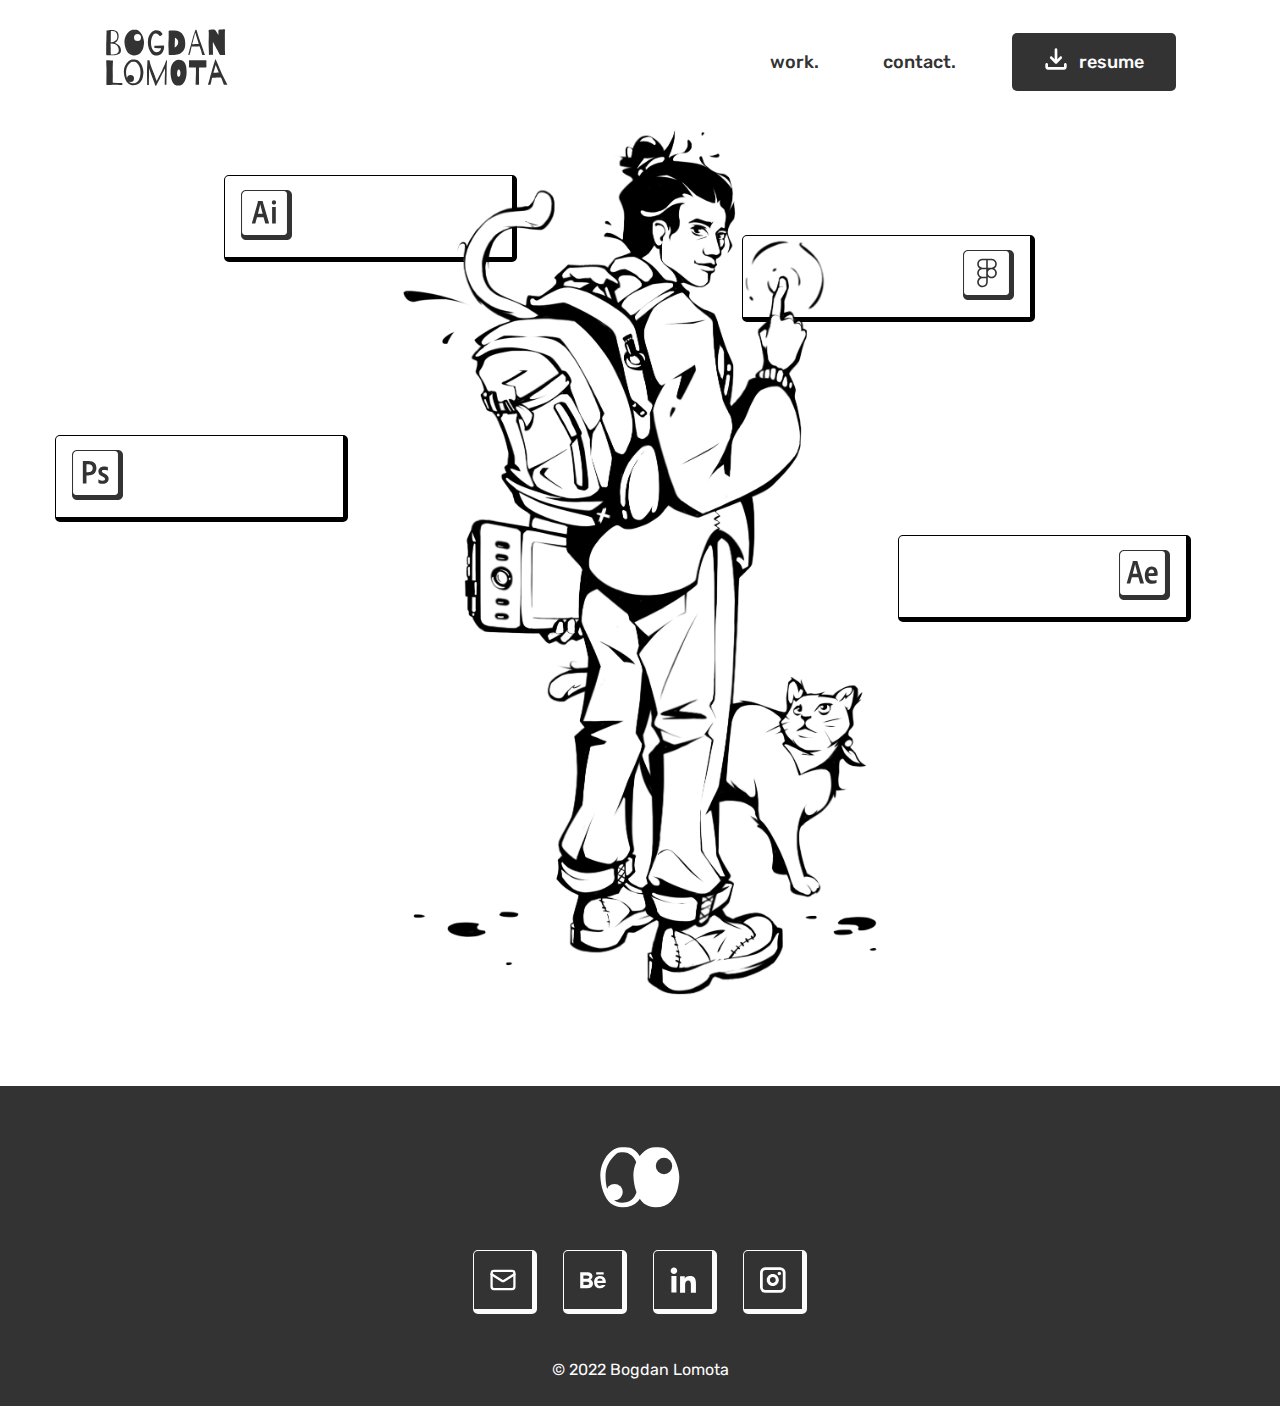
<file: index.html>
<!DOCTYPE html>
<html lang="en">
<head>
    <base href="." target="_blank">
    <meta charset="UTF-8">
    <meta http-equiv="X-UA-Compatible" content="IE=edge">
    <meta name="viewport" content="width=device-width, initial-scale=1.0">
    <title>Lomota Bogdan</title>

    <link rel="apple-touch-icon" sizes="180x180" href="images/favicon/apple-touch-icon.png">
    <link rel="icon" type="image/png" sizes="32x32" href="images/favicon/favicon-32x32.png">
    <link rel="icon" type="image/png" sizes="16x16" href="images/favicon/favicon-16x16.png">
    <link rel="manifest" href="images/favicon/site.webmanifest">

    <link rel="preconnect" href="https://fonts.googleapis.com">
    <link rel="preconnect" href="https://fonts.gstatic.com" crossorigin>
    <link href="https://fonts.googleapis.com/css2?family=Rubik:wght@400;500&display=swap" rel="stylesheet">
    <link rel="stylesheet" href="css/layout.css">
    <link rel="stylesheet" href="css/header.css">
    <link rel="stylesheet" href="css/main.css">
    <link rel="stylesheet" href="css/footer.css">
</head>
<body>

    <div class="container">
        
        <div class="header">
            <a href="index.html" class="logo"><img src="images/logo.svg" alt="Logo"></img></a>
            <nav>
                <a href="work.html" class="work">work.</a>
                <a href="contact.html" class="contact">contact.</a>
                <a href="images/CV_Lomota_Bogdan.pdf" download="CV_Lomota_Bogdan" class="resume"><span><svg  width="32" height="32" viewBox="0 0 32 32" fill="none" xmlns="http://www.w3.org/2000/svg">
                    <path class="resumeicon" d="M16.0002 20.7666C15.8224 20.7666 15.6557 20.7386 15.5002 20.6826C15.3446 20.6275 15.2002 20.5333 15.0668 20.3999L10.2668 15.5999C10.0224 15.3555 9.90016 15.0444 9.90016 14.6666C9.90016 14.2888 10.0224 13.9777 10.2668 13.7333C10.5113 13.4888 10.8277 13.3608 11.2162 13.3493C11.6055 13.3386 11.9224 13.4555 12.1668 13.6999L14.6668 16.1999V6.66659C14.6668 6.28881 14.7948 5.97192 15.0508 5.71592C15.3059 5.46081 15.6224 5.33325 16.0002 5.33325C16.3779 5.33325 16.6948 5.46081 16.9508 5.71592C17.2059 5.97192 17.3335 6.28881 17.3335 6.66659V16.1999L19.8335 13.6999C20.0779 13.4555 20.3948 13.3386 20.7842 13.3493C21.1726 13.3608 21.4891 13.4888 21.7335 13.7333C21.9779 13.9777 22.1002 14.2888 22.1002 14.6666C22.1002 15.0444 21.9779 15.3555 21.7335 15.5999L16.9335 20.3999C16.8002 20.5333 16.6557 20.6275 16.5002 20.6826C16.3446 20.7386 16.1779 20.7666 16.0002 20.7666ZM8.00016 26.6666C7.26683 26.6666 6.63927 26.4057 6.1175 25.8839C5.59483 25.3613 5.3335 24.7333 5.3335 23.9999V21.3333C5.3335 20.9555 5.46105 20.6386 5.71616 20.3826C5.97216 20.1275 6.28905 19.9999 6.66683 19.9999C7.04461 19.9999 7.3615 20.1275 7.6175 20.3826C7.87261 20.6386 8.00016 20.9555 8.00016 21.3333V23.9999H24.0002V21.3333C24.0002 20.9555 24.1282 20.6386 24.3842 20.3826C24.6393 20.1275 24.9557 19.9999 25.3335 19.9999C25.7113 19.9999 26.0277 20.1275 26.2828 20.3826C26.5388 20.6386 26.6668 20.9555 26.6668 21.3333V23.9999C26.6668 24.7333 26.4059 25.3613 25.8842 25.8839C25.3615 26.4057 24.7335 26.6666 24.0002 26.6666H8.00016Z" fill="white"/>
                    </svg>
                    </span>resume</a>
            </nav>
        </div>


        <div class="main">
            <a href="#" class="illustration"><img src="images/mainillustration.png" alt="illustration"></img></a>
            <div class="blockscontainer">
                <div class="blocks block1"><svg width="51" height="50" viewBox="0 0 51 50" fill="none" xmlns="http://www.w3.org/2000/svg">
                    <path d="M5 0C2.23858 0 0 2.23858 0 5V45C0 47.7614 2.23858 50 5 50H46C48.7614 50 51 47.7614 51 45V5C51 2.23858 48.7614 0 46 0H5ZM1.04116 5.05091C1.04116 2.84177 2.83202 1.0509 5.04116 1.0509H42.9573C44.6142 1.0509 45.9573 2.39405 45.9573 4.0509V41.9476C45.9573 43.6044 44.6142 44.9476 42.9573 44.9476H4.04116C2.3843 44.9476 1.04116 43.6044 1.04116 41.9476V5.05091ZM15.9953 27.1817L14.3768 33.3283C14.3447 33.5052 14.2803 33.536 14.0813 33.536H11.0831C10.8764 33.536 10.8442 33.4714 10.8764 33.2391L16.6737 12.8377C16.7778 12.4685 16.8406 12.1408 16.8727 11.1223C16.8727 10.9853 16.9447 10.9222 17.0488 10.9222H21.3241C21.4604 10.9222 21.5308 10.9545 21.563 11.1223L28.0631 33.2714C28.1029 33.4391 28.0631 33.536 27.8962 33.536H24.5305C24.3544 33.536 24.2595 33.496 24.2273 33.3591L22.5368 27.1802H15.9892L15.9953 27.1817ZM21.6901 23.8477C21.1158 21.5798 19.7683 16.6118 19.2661 14.2071H19.2263C18.796 16.6026 17.7103 20.6659 16.8743 23.8477H21.6901ZM30.8776 12.4454C30.8776 11.1238 31.7871 10.3453 32.9677 10.3453C34.2126 10.3453 35.0579 11.1946 35.0579 12.4454C35.0579 13.7993 34.1805 14.5455 32.9279 14.5455C31.7075 14.5455 30.8699 13.8009 30.8699 12.4454H30.8776ZM31.1088 17.1088C31.1088 16.9488 31.1731 16.8842 31.34 16.8842H34.5464C34.7302 16.8842 34.793 16.9488 34.793 17.1242V33.3191C34.793 33.4868 34.7608 33.5514 34.5541 33.5514H31.3951C31.1884 33.5514 31.1241 33.4545 31.1241 33.2867V17.1073L31.1088 17.1088Z" fill="#333333"/>
                    </svg>
                </div>

                <div class="blocks block2"><svg width="51" height="50" viewBox="0 0 51 50" fill="none" xmlns="http://www.w3.org/2000/svg">
                    <path d="M5 0C2.23858 0 0 2.23858 0 5V45C0 47.7614 2.23858 50 5 50H46C48.7614 50 51 47.7614 51 45V5C51 2.23858 48.7614 0 46 0H5ZM1.04116 5.05091C1.04116 2.84177 2.83202 1.0509 5.04116 1.0509H42.9573C44.6142 1.0509 45.9573 2.39405 45.9573 4.0509V41.9476C45.9573 43.6044 44.6142 44.9476 42.9573 44.9476H4.04116C2.3843 44.9476 1.04116 43.6044 1.04116 41.9476V5.05091Z" fill="#333333"/>
                    <path d="M31.3048 18.4844C32.2861 17.8762 33.0426 16.965 33.4598 15.8885C33.877 14.8121 33.9321 13.629 33.617 12.5184C33.3018 11.4078 32.6334 10.4301 31.713 9.73323C30.7926 9.03637 29.6702 8.65831 28.5157 8.65625H19.4845C18.33 8.65831 17.2076 9.03637 16.2872 9.73323C15.3668 10.4301 14.6984 11.4078 14.3832 12.5184C14.0681 13.629 14.1233 14.8121 14.5404 15.8885C14.9576 16.965 15.7141 17.8762 16.6954 18.4844C15.9235 18.9584 15.2861 19.6224 14.8438 20.4129C14.4016 21.2035 14.1694 22.0942 14.1694 23C14.1694 23.9058 14.4016 24.7965 14.8438 25.5871C15.2861 26.3776 15.9235 27.0416 16.6954 27.5156C15.9071 28.0019 15.2596 28.6858 14.8172 29.4996C14.3748 30.3133 14.1528 31.2286 14.1733 32.1546C14.1938 33.0806 14.456 33.9851 14.934 34.7785C15.4119 35.5719 16.089 36.2265 16.898 36.6775C17.7071 37.1284 18.62 37.36 19.5461 37.3492C20.4723 37.3385 21.3796 37.0858 22.1779 36.6162C22.9763 36.1466 23.638 35.4764 24.0974 34.6721C24.5568 33.8679 24.798 32.9575 24.797 32.0313V26.7852C25.3284 27.3167 25.9665 27.7295 26.6692 27.9962C27.372 28.2629 28.1233 28.3774 28.8735 28.3322C29.6238 28.2871 30.356 28.0832 31.0216 27.7341C31.6872 27.385 32.2712 26.8986 32.735 26.3071C33.1987 25.7156 33.5317 25.0324 33.7118 24.3027C33.892 23.573 33.9152 22.8133 33.7801 22.0739C33.6449 21.3346 33.3544 20.6323 32.9277 20.0135C32.501 19.3947 31.9478 18.8735 31.3048 18.4844V18.4844ZM32.2345 13.9688C32.231 14.9539 31.8381 15.8978 31.1414 16.5944C30.4448 17.2911 29.5009 17.684 28.5157 17.6875H24.797V10.25H28.5157C29.5009 10.2535 30.4448 10.6464 31.1414 11.3431C31.8381 12.0397 32.231 12.9836 32.2345 13.9688ZM15.7657 13.9688C15.7692 12.9836 16.1621 12.0397 16.8588 11.3431C17.5554 10.6464 18.4993 10.2535 19.4845 10.25H23.2032V17.6875H19.4845C18.4993 17.684 17.5554 17.2911 16.8588 16.5944C16.1621 15.8978 15.7692 14.9539 15.7657 13.9688V13.9688ZM15.7657 23C15.7692 22.0148 16.1621 21.071 16.8588 20.3743C17.5554 19.6777 18.4993 19.2848 19.4845 19.2813H23.2032V26.7188H19.4845C18.4993 26.7153 17.5554 26.3223 16.8588 25.6257C16.1621 24.929 15.7692 23.9852 15.7657 23V23ZM19.4845 35.75C18.4982 35.75 17.5523 35.3582 16.8549 34.6608C16.1575 33.9634 15.7657 33.0175 15.7657 32.0313C15.7657 31.045 16.1575 30.0991 16.8549 29.4017C17.5523 28.7043 18.4982 28.3125 19.4845 28.3125H23.2032V32.0313C23.1997 33.0164 22.8068 33.9603 22.1102 34.6569C21.4135 35.3536 20.4697 35.7465 19.4845 35.75V35.75ZM28.5157 26.7188C27.5295 26.7188 26.5836 26.327 25.8862 25.6296C25.1888 24.9322 24.797 23.9863 24.797 23C24.797 22.0137 25.1888 21.0678 25.8862 20.3704C26.5836 19.673 27.5295 19.2813 28.5157 19.2813C29.502 19.2813 30.4479 19.673 31.1453 20.3704C31.8427 21.0678 32.2345 22.0137 32.2345 23C32.2345 23.9863 31.8427 24.9322 31.1453 25.6296C30.4479 26.327 29.502 26.7188 28.5157 26.7188V26.7188Z" fill="#333333"/>
                    </svg>
                </div>

                <div class="blocks block3"><svg width="51" height="50" viewBox="0 0 51 50" fill="none" xmlns="http://www.w3.org/2000/svg">
                    <path d="M5 0C2.23858 0 0 2.23858 0 5V45C0 47.7614 2.23858 50 5 50H46C48.7614 50 51 47.7614 51 45V5C51 2.23858 48.7614 0 46 0H5ZM1.04116 5.05091C1.04116 2.84177 2.83202 1.0509 5.04116 1.0509H42.9573C44.6142 1.0509 45.9573 2.39405 45.9573 4.0509V41.9476C45.9573 43.6044 44.6142 44.9476 42.9573 44.9476H4.04116C2.3843 44.9476 1.04116 43.6044 1.04116 41.9476V5.05091ZM10.8427 11.2423C10.8427 11.1053 11.1306 11.0022 11.2975 11.0022C13.0513 10.9277 14.8065 10.8928 16.5619 10.8976C22.2245 10.8976 24.4249 14.0147 24.4249 18.0058C24.4249 23.223 20.6611 25.4586 16.0505 25.4586C15.2695 25.4586 15.0062 25.4186 14.4641 25.4186V33.3037C14.4641 33.4714 14.3998 33.5437 14.2329 33.5437H11.0739C10.907 33.5437 10.8427 33.4791 10.8427 33.3114V11.2423ZM14.4641 22.1414C14.9342 22.1737 15.3093 22.1737 16.1224 22.1737C18.5066 22.1737 20.756 21.3244 20.756 18.0796C20.756 15.4748 19.1451 14.1532 16.418 14.1532C15.6125 14.1532 14.8393 14.1855 14.4641 14.2178V22.1414ZM32.0413 19.6966C30.4228 19.6966 29.8807 20.5136 29.8807 21.1875C29.8807 21.9322 30.2482 22.4384 32.4088 23.56C35.6076 25.1231 36.6198 26.6048 36.6198 28.808C36.6198 32.0851 34.1238 33.8483 30.7581 33.8483C28.9712 33.8483 27.4491 33.4714 26.5717 32.9667C26.4446 32.9021 26.4124 32.799 26.4124 32.6298V29.6173C26.4124 29.4173 26.5089 29.345 26.6437 29.4496C27.8657 30.248 29.2928 30.6714 30.7505 30.6681C32.369 30.6681 33.0397 29.9942 33.0397 29.0742C33.0397 28.3295 32.5696 27.6879 30.5192 26.6063C27.616 25.2124 26.4032 23.7938 26.4032 21.4214C26.4032 18.7766 28.4613 16.5811 32.026 16.5811C33.7808 16.5811 35.0165 16.8534 35.6949 17.1503C35.8618 17.255 35.8939 17.4227 35.8939 17.5596V20.3721C35.8939 20.5398 35.7898 20.6444 35.5908 20.5721C34.6812 20.0351 33.3413 19.6905 32.0337 19.6905L32.0413 19.6966Z" fill="#333333"/>
                    </svg>
                </div>

                <div class="blocks block4"><svg width="51" height="50" viewBox="0 0 51 50" fill="none" xmlns="http://www.w3.org/2000/svg">
                    <path d="M5 0C2.23858 0 0 2.23858 0 5V45C0 47.7614 2.23858 50 5 50H46C48.7614 50 51 47.7614 51 45V5C51 2.23858 48.7614 0 46 0H5ZM1.04116 5.05091C1.04116 2.84177 2.83202 1.0509 5.04116 1.0509H42.9573C44.6142 1.0509 45.9573 2.39405 45.9573 4.0509V41.9476C45.9573 43.6044 44.6142 44.9476 42.9573 44.9476H4.04116C2.3843 44.9476 1.04116 43.6044 1.04116 41.9476V5.05091ZM12.8532 27.1817L11.2347 33.3037C11.2025 33.4714 11.1306 33.536 10.9315 33.536H7.93331C7.73425 33.536 7.70209 33.4637 7.73425 33.2314L13.5316 12.8531C13.628 12.4839 13.6985 12.1885 13.7306 11.1699C13.7306 11.033 13.7949 10.9622 13.8975 10.9622H18.1804C18.3167 10.9622 18.3795 11.0022 18.4117 11.1699L24.9118 33.2621C24.944 33.4298 24.9118 33.5268 24.7449 33.5268H21.3792C21.2123 33.5268 21.1082 33.4714 21.076 33.3344L19.3932 27.1725H12.8532V27.1817ZM18.5786 23.8477C18.0043 21.5798 16.617 16.6041 16.1148 14.2071H16.0826C15.6447 16.6026 14.5437 20.6659 13.6985 23.8477H18.5786ZM29.5209 25.9478C29.5607 28.728 30.8684 30.5881 33.9707 30.5881C35.1834 30.5881 36.2201 30.4281 37.2966 29.9465C37.4328 29.8819 37.5354 29.9219 37.5354 30.0912V32.6636C37.5354 32.8636 37.4711 32.9683 37.3287 33.0729C36.2523 33.6098 34.9124 33.8499 33.2296 33.8499C27.838 33.8499 25.8198 29.8588 25.8198 25.3878C25.8198 20.5475 28.3081 16.5888 32.6952 16.5888C37.1373 16.5888 38.6839 20.3475 38.6839 23.3923C38.6839 24.3785 38.6119 25.1878 38.517 25.5632C38.4772 25.7309 38.4128 25.7878 38.2459 25.8201C37.8386 25.8924 36.6274 25.957 34.8404 25.957H29.5209V25.9478ZM33.669 23.1261C34.7133 23.1261 35.0808 23.1261 35.185 23.0938C35.185 22.9569 35.2171 22.8368 35.2171 22.7415C35.2171 21.6198 34.6751 19.5674 32.5527 19.5674C30.5989 19.5674 29.7536 21.2983 29.5546 23.1261H33.669Z" fill="#333333"/>
                    </svg>
                </div>
            </div>
            
        </div> 
        
        
    </div>

    <div class="footer">
            
                <a href="index.html"><svg class="logof" width="87" height="94" viewBox="0 0 87 94" fill="none" xmlns="http://www.w3.org/2000/svg">
                    <path d="M35.8934 15.0077C39.1788 17.198 41.8072 20.1549 43.7785 23.8784C45.8045 27.6019 47.2008 31.2433 47.9674 34.8025C48.7888 38.307 49.1994 41.0722 49.1994 43.0982C49.1994 46.4932 48.6519 50.4357 47.5567 54.9258C46.5163 59.4159 44.2439 63.6048 40.7394 67.4926C37.235 71.3256 32.1699 73.2421 25.5443 73.2421C16.4546 73.2421 9.99321 67.958 6.1602 57.3899C4.46272 52.626 3.50447 47.3145 3.28544 41.4555C3.28544 36.6369 4.29845 32.0646 6.32447 27.7388C8.35049 23.3582 11.0062 19.8538 14.2917 17.2254C17.6319 14.597 21.0542 13.2829 24.5587 13.2829C27.7346 13.2829 30.0891 13.365 31.6223 13.5293C33.2103 13.6936 34.634 14.1864 35.8934 15.0077ZM25.1336 68.6425C30.9379 68.6425 35.2637 66.2332 38.1111 61.4145C40.9585 56.5411 42.3822 50.4357 42.3822 43.0982C42.3822 38.6081 41.6977 34.4739 40.3288 30.6957C39.0146 26.8627 37.1254 23.8237 34.6614 21.5786C32.2521 19.2788 29.4594 18.1289 26.2835 18.1289C26.0097 18.1289 25.2705 18.1289 24.0658 18.1289C22.9159 18.1289 21.9029 18.3205 21.0268 18.7038C20.1507 19.0871 19.3567 19.6621 18.6449 20.4287C16.8379 22.2357 15.3047 23.9058 14.0452 25.439C12.8406 26.9174 11.6085 29.1351 10.3491 32.092C9.14447 35.0489 8.54214 38.4712 8.54214 42.359C8.54214 46.9586 9.08971 51.2571 10.1849 55.2543C11.3348 59.1969 13.1418 62.4276 15.6058 64.9464C18.0699 67.4105 21.2458 68.6425 25.1336 68.6425Z" fill="white"/>
                    <circle cx="17.5543" cy="58.0844" r="8.19202" fill="white"/>
                    <path d="M68.9803 15.0077C72.2658 17.198 74.8941 20.1549 76.8654 23.8784C78.8914 27.6019 80.2877 31.2433 81.0543 34.8025C81.8757 38.307 82.2864 41.0722 82.2864 43.0982C82.2864 46.4932 81.7388 50.4357 80.6436 54.9258C79.6032 59.4159 77.3308 63.6048 73.8263 67.4926C70.3219 71.3256 65.2568 73.2421 58.6312 73.2421C49.5415 73.2421 43.0801 67.958 39.2471 57.3899C37.5496 52.626 36.5914 47.3145 36.3724 41.4555C36.3724 36.6369 37.3854 32.0646 39.4114 27.7388C41.4374 23.3582 44.0931 19.8538 47.3786 17.2254C50.7188 14.597 54.1411 13.2829 57.6456 13.2829C60.8215 13.2829 63.1761 13.365 64.7093 13.5293C66.2972 13.6936 67.7209 14.1864 68.9803 15.0077ZM58.2205 68.6425C64.0248 68.6425 68.3506 66.2332 71.198 61.4145C74.0454 56.5411 75.4691 50.4357 75.4691 43.0982C75.4691 38.6081 74.7846 34.4739 73.4157 30.6957C72.1015 26.8627 70.2124 23.8237 67.7483 21.5786C65.339 19.2788 62.5463 18.1289 59.3704 18.1289C59.0966 18.1289 58.3574 18.1289 57.1527 18.1289C56.0028 18.1289 54.9898 18.3205 54.1137 18.7038C53.2376 19.0871 52.4436 19.6621 51.7318 20.4287C49.9248 22.2357 48.3916 23.9058 47.1322 25.439C45.9275 26.9174 44.6955 29.1351 43.436 32.092C42.2314 35.0489 41.6291 38.4712 41.6291 42.359C41.6291 46.9586 42.1766 51.2571 43.2718 55.2543C44.4217 59.1969 46.2287 62.4276 48.6927 64.9464C51.1568 67.4105 54.3327 68.6425 58.2205 68.6425Z" fill="white"/>
                    <ellipse cx="58.8335" cy="43.6393" rx="18.7246" ry="26.9166" fill="white"/>
                    <circle cx="67.0255" cy="31.9364" r="8.19202" fill="#333333"/>
                    </svg></a>
                <div class="socials"> 
                    
                    <a href="contact.html"><svg class="retea mail" width="37" height="31" viewBox="0 0 37 31" fill="none" xmlns="http://www.w3.org/2000/svg">
                        <path d="M31.5 2.5H5.5C3.70507 2.5 2.25 3.95507 2.25 5.75V25.25C2.25 27.0449 3.70507 28.5 5.5 28.5H31.5C33.2949 28.5 34.75 27.0449 34.75 25.25V5.75C34.75 3.95507 33.2949 2.5 31.5 2.5Z" stroke="white" stroke-width="3.25" stroke-linecap="round" stroke-linejoin="round"/>
                        <path d="M34.75 7.375L20.1737 16.6375C19.6721 16.9518 19.092 17.1185 18.5 17.1185C17.908 17.1185 17.3279 16.9518 16.8263 16.6375L2.25 7.375" stroke="white" stroke-width="3.25" stroke-linecap="round" stroke-linejoin="round"/>
                    </svg></a>
                    
                    <a href="https://www.behance.net/lomota" target="_blank"><svg class="retea behance" width="41" height="26" viewBox="0 0 41 26" fill="none" xmlns="http://www.w3.org/2000/svg">
                        <path d="M37.3056 4.15285H25.5417V0.791748H37.3056V4.15285ZM40.2062 20.9583C39.4634 23.138 36.7964 26 31.6337 26C26.4677 26 22.2832 23.0943 22.2832 16.4629C22.2832 9.89193 26.1904 6.51402 31.4691 6.51402C36.6485 6.51402 39.8113 9.50876 40.502 13.9521C40.6331 14.8025 40.6852 15.9486 40.6617 17.5485H27.1719C27.3904 22.9448 33.0252 23.1145 34.8822 20.9583H40.2062ZM27.2895 14.2361H35.6335C35.457 11.6363 33.7243 10.507 31.4707 10.507C29.007 10.507 27.6441 11.7977 27.2895 14.2361ZM11.1999 25.9798H0.333496V0.827039H12.0184C21.2211 0.963164 21.3958 9.97595 16.5895 12.4329C22.4058 14.5504 22.6008 25.9798 11.1999 25.9798V25.9798ZM5.37515 10.875H11.3982C15.6131 10.875 16.2819 5.8334 10.8739 5.8334H5.37515V10.875ZM11.0739 15.9167H5.37515V20.9852H10.9899C16.1239 20.9852 15.8097 15.9167 11.0739 15.9167V15.9167Z" fill="white"/>
                    </svg></a>
                    
                    <a href="https://www.linkedin.com/in/bogdanlomota/" target="_blank"><svg class="retea linkedin" width="30" height="30" viewBox="0 0 30 30" fill="none" xmlns="http://www.w3.org/2000/svg">
                        <path fill-rule="evenodd" clip-rule="evenodd" d="M11.6109 10.7355H17.024V13.4318C17.8038 11.8811 19.8034 10.4877 22.8073 10.4877C28.5659 10.4877 29.933 13.5747 29.933 19.2385V29.728H24.103V20.5284C24.103 17.3029 23.3233 15.484 21.3382 15.484C18.585 15.484 17.4408 17.4443 17.4408 20.5269V29.728H11.6109V10.7355V10.7355ZM1.61397 29.4803H7.44393V10.4877H1.61397V29.4803V29.4803ZM8.27907 4.29484C8.27929 4.7835 8.18237 5.26733 7.99397 5.71821C7.80556 6.16909 7.52941 6.57802 7.18158 6.92124C6.47674 7.62174 5.52268 8.01385 4.52895 8.01144C3.53697 8.01078 2.58511 7.61967 1.87923 6.9227C1.53266 6.57831 1.25745 6.16892 1.06937 5.71798C0.881294 5.26705 0.784047 4.78343 0.783203 4.29484C0.783203 3.30812 1.17673 2.36367 1.88069 1.66699C2.58595 0.969085 3.53821 0.577811 4.53041 0.578247C5.52442 0.578247 6.47761 0.970312 7.18158 1.66699C7.88409 2.36367 8.27907 3.30812 8.27907 4.29484Z" fill="white"/>
                    </svg></a>
        
                    <a href="https://www.instagram.com/bogdanlomota/" target="_blank"><svg class="retea instagram"width="32" height="32" viewBox="0 0 32 32" fill="none" xmlns="http://www.w3.org/2000/svg">
                        <rect y="0.253418" width="31.4745" height="31.4745" rx="6.80529" fill="white"/>
                        <rect class="instagramfill" x="3.40332" y="3.65588" width="24.6692" height="24.6692" rx="3.40265" fill="#333333"/>
                        <path d="M23.1431 15.9906C23.1431 20.0807 19.8274 23.3964 15.7373 23.3964C11.6472 23.3964 8.33154 20.0807 8.33154 15.9906C8.33154 11.9005 11.6472 8.58484 15.7373 8.58484C19.8274 8.58484 23.1431 11.9005 23.1431 15.9906ZM12.0977 15.9906C12.0977 18.0007 13.7272 19.6302 15.7373 19.6302C17.7474 19.6302 19.3769 18.0007 19.3769 15.9906C19.3769 13.9805 17.7474 12.351 15.7373 12.351C13.7272 12.351 12.0977 13.9805 12.0977 15.9906Z" fill="white"/>
                        <circle cx="23.8186" cy="7.90937" r="2.12665" fill="white"/>
                    </svg></a>
                        
                        

                </div>
                <p class="credits">© 2022 Bogdan Lomota</p>

            
    </div>
    
</body>
</html>
</file>
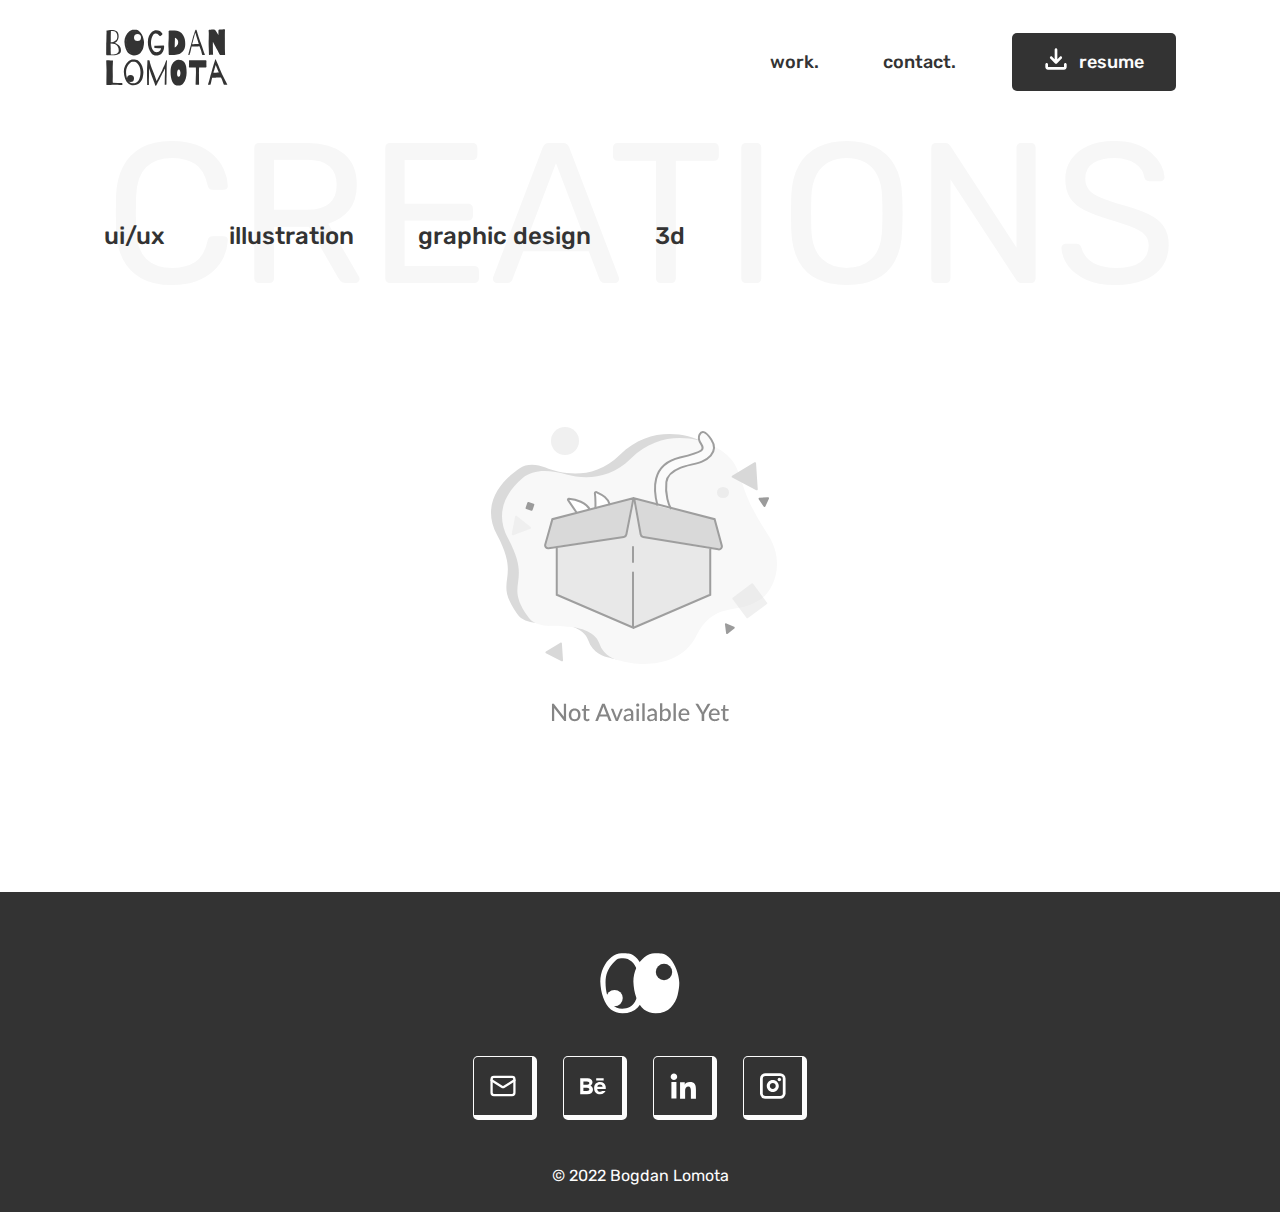
<file: NAyet.html>
<!DOCTYPE html>
<html lang="en">
<head>
    <meta charset="UTF-8">
    <meta http-equiv="X-UA-Compatible" content="IE=edge">
    <meta name="viewport" content="width=device-width, initial-scale=1.0">
    <title>Lomota Bogdan</title>

    <link rel="apple-touch-icon" sizes="180x180" href="images/favicon/apple-touch-icon.png">
    <link rel="icon" type="image/png" sizes="32x32" href="images/favicon/favicon-32x32.png">
    <link rel="icon" type="image/png" sizes="16x16" href="images/favicon/favicon-16x16.png">
    <link rel="manifest" href="images/favicon/site.webmanifest">

    <link rel="preconnect" href="https://fonts.googleapis.com">
    <link rel="preconnect" href="https://fonts.gstatic.com" crossorigin>
    <link href="https://fonts.googleapis.com/css2?family=Rubik:wght@400;500&display=swap" rel="stylesheet">
    <link rel="stylesheet" href="css/layout.css">
    <link rel="stylesheet" href="css/header.css">
    <link rel="stylesheet" href="css/main_work.css">
    <link rel="stylesheet" href="css/footer.css">
</head>
<body>

    <div class="container">
        
        <div class="header">
            <a href="index.html" class="logo"><img src="images/logo.svg" alt="Logo"></a>
            <nav>
                <a href="work.html" class="work">work.</a>
                <a href="contact.html" class="contact">contact.</a>
                <a href="images/CV_Lomota_Bogdan.pdf" download="CV_Lomota_Bogdan" class="resume"><span><svg width="32" height="32" viewBox="0 0 32 32" fill="none" xmlns="http://www.w3.org/2000/svg">
                    <path d="M16.0002 20.7666C15.8224 20.7666 15.6557 20.7386 15.5002 20.6826C15.3446 20.6275 15.2002 20.5333 15.0668 20.3999L10.2668 15.5999C10.0224 15.3555 9.90016 15.0444 9.90016 14.6666C9.90016 14.2888 10.0224 13.9777 10.2668 13.7333C10.5113 13.4888 10.8277 13.3608 11.2162 13.3493C11.6055 13.3386 11.9224 13.4555 12.1668 13.6999L14.6668 16.1999V6.66659C14.6668 6.28881 14.7948 5.97192 15.0508 5.71592C15.3059 5.46081 15.6224 5.33325 16.0002 5.33325C16.3779 5.33325 16.6948 5.46081 16.9508 5.71592C17.2059 5.97192 17.3335 6.28881 17.3335 6.66659V16.1999L19.8335 13.6999C20.0779 13.4555 20.3948 13.3386 20.7842 13.3493C21.1726 13.3608 21.4891 13.4888 21.7335 13.7333C21.9779 13.9777 22.1002 14.2888 22.1002 14.6666C22.1002 15.0444 21.9779 15.3555 21.7335 15.5999L16.9335 20.3999C16.8002 20.5333 16.6557 20.6275 16.5002 20.6826C16.3446 20.7386 16.1779 20.7666 16.0002 20.7666ZM8.00016 26.6666C7.26683 26.6666 6.63927 26.4057 6.1175 25.8839C5.59483 25.3613 5.3335 24.7333 5.3335 23.9999V21.3333C5.3335 20.9555 5.46105 20.6386 5.71616 20.3826C5.97216 20.1275 6.28905 19.9999 6.66683 19.9999C7.04461 19.9999 7.3615 20.1275 7.6175 20.3826C7.87261 20.6386 8.00016 20.9555 8.00016 21.3333V23.9999H24.0002V21.3333C24.0002 20.9555 24.1282 20.6386 24.3842 20.3826C24.6393 20.1275 24.9557 19.9999 25.3335 19.9999C25.7113 19.9999 26.0277 20.1275 26.2828 20.3826C26.5388 20.6386 26.6668 20.9555 26.6668 21.3333V23.9999C26.6668 24.7333 26.4059 25.3613 25.8842 25.8839C25.3615 26.4057 24.7335 26.6666 24.0002 26.6666H8.00016Z" fill="white"/>
                    </svg>
                    </span>resume</a>
            </nav>
        </div>


        <div class="main_w">

            <p class="fundalscris">CREATIONS</p>
            
            <div class="categories">
                <a href="work.html"><h2>ui/ux</h2></a>
                <a href="NAyet.html"><h2>illustration</h2></a>
                <a href="NAyet.html"><h2>graphic design</h2></a>
                <a href="NAyet.html"><h2>3d</h2></a>
            </div>

            <div class="nacontainer">

                <img src="images/nayet.svg" alt="Not Available Yet">

            </div>

        </div>
    </div>

    <div class="footer">
            
        <a href="#"><svg class="logof" width="87" height="94" viewBox="0 0 87 94" fill="none" xmlns="http://www.w3.org/2000/svg">
            <path d="M35.8934 15.0077C39.1788 17.198 41.8072 20.1549 43.7785 23.8784C45.8045 27.6019 47.2008 31.2433 47.9674 34.8025C48.7888 38.307 49.1994 41.0722 49.1994 43.0982C49.1994 46.4932 48.6519 50.4357 47.5567 54.9258C46.5163 59.4159 44.2439 63.6048 40.7394 67.4926C37.235 71.3256 32.1699 73.2421 25.5443 73.2421C16.4546 73.2421 9.99321 67.958 6.1602 57.3899C4.46272 52.626 3.50447 47.3145 3.28544 41.4555C3.28544 36.6369 4.29845 32.0646 6.32447 27.7388C8.35049 23.3582 11.0062 19.8538 14.2917 17.2254C17.6319 14.597 21.0542 13.2829 24.5587 13.2829C27.7346 13.2829 30.0891 13.365 31.6223 13.5293C33.2103 13.6936 34.634 14.1864 35.8934 15.0077ZM25.1336 68.6425C30.9379 68.6425 35.2637 66.2332 38.1111 61.4145C40.9585 56.5411 42.3822 50.4357 42.3822 43.0982C42.3822 38.6081 41.6977 34.4739 40.3288 30.6957C39.0146 26.8627 37.1254 23.8237 34.6614 21.5786C32.2521 19.2788 29.4594 18.1289 26.2835 18.1289C26.0097 18.1289 25.2705 18.1289 24.0658 18.1289C22.9159 18.1289 21.9029 18.3205 21.0268 18.7038C20.1507 19.0871 19.3567 19.6621 18.6449 20.4287C16.8379 22.2357 15.3047 23.9058 14.0452 25.439C12.8406 26.9174 11.6085 29.1351 10.3491 32.092C9.14447 35.0489 8.54214 38.4712 8.54214 42.359C8.54214 46.9586 9.08971 51.2571 10.1849 55.2543C11.3348 59.1969 13.1418 62.4276 15.6058 64.9464C18.0699 67.4105 21.2458 68.6425 25.1336 68.6425Z" fill="white"/>
            <circle cx="17.5543" cy="58.0844" r="8.19202" fill="white"/>
            <path d="M68.9803 15.0077C72.2658 17.198 74.8941 20.1549 76.8654 23.8784C78.8914 27.6019 80.2877 31.2433 81.0543 34.8025C81.8757 38.307 82.2864 41.0722 82.2864 43.0982C82.2864 46.4932 81.7388 50.4357 80.6436 54.9258C79.6032 59.4159 77.3308 63.6048 73.8263 67.4926C70.3219 71.3256 65.2568 73.2421 58.6312 73.2421C49.5415 73.2421 43.0801 67.958 39.2471 57.3899C37.5496 52.626 36.5914 47.3145 36.3724 41.4555C36.3724 36.6369 37.3854 32.0646 39.4114 27.7388C41.4374 23.3582 44.0931 19.8538 47.3786 17.2254C50.7188 14.597 54.1411 13.2829 57.6456 13.2829C60.8215 13.2829 63.1761 13.365 64.7093 13.5293C66.2972 13.6936 67.7209 14.1864 68.9803 15.0077ZM58.2205 68.6425C64.0248 68.6425 68.3506 66.2332 71.198 61.4145C74.0454 56.5411 75.4691 50.4357 75.4691 43.0982C75.4691 38.6081 74.7846 34.4739 73.4157 30.6957C72.1015 26.8627 70.2124 23.8237 67.7483 21.5786C65.339 19.2788 62.5463 18.1289 59.3704 18.1289C59.0966 18.1289 58.3574 18.1289 57.1527 18.1289C56.0028 18.1289 54.9898 18.3205 54.1137 18.7038C53.2376 19.0871 52.4436 19.6621 51.7318 20.4287C49.9248 22.2357 48.3916 23.9058 47.1322 25.439C45.9275 26.9174 44.6955 29.1351 43.436 32.092C42.2314 35.0489 41.6291 38.4712 41.6291 42.359C41.6291 46.9586 42.1766 51.2571 43.2718 55.2543C44.4217 59.1969 46.2287 62.4276 48.6927 64.9464C51.1568 67.4105 54.3327 68.6425 58.2205 68.6425Z" fill="white"/>
            <ellipse cx="58.8335" cy="43.6393" rx="18.7246" ry="26.9166" fill="white"/>
            <circle cx="67.0255" cy="31.9364" r="8.19202" fill="#333333"/>
            </svg></a>
        <div class="socials"> 
            
            <a href="contact.html"><svg class="retea mail" width="37" height="31" viewBox="0 0 37 31" fill="none" xmlns="http://www.w3.org/2000/svg">
                <path d="M31.5 2.5H5.5C3.70507 2.5 2.25 3.95507 2.25 5.75V25.25C2.25 27.0449 3.70507 28.5 5.5 28.5H31.5C33.2949 28.5 34.75 27.0449 34.75 25.25V5.75C34.75 3.95507 33.2949 2.5 31.5 2.5Z" stroke="white" stroke-width="3.25" stroke-linecap="round" stroke-linejoin="round"/>
                <path d="M34.75 7.375L20.1737 16.6375C19.6721 16.9518 19.092 17.1185 18.5 17.1185C17.908 17.1185 17.3279 16.9518 16.8263 16.6375L2.25 7.375" stroke="white" stroke-width="3.25" stroke-linecap="round" stroke-linejoin="round"/>
            </svg></a>
            
            <a href="https://www.behance.net/lomota" target="_blank"><svg class="retea behance" width="41" height="26" viewBox="0 0 41 26" fill="none" xmlns="http://www.w3.org/2000/svg">
                <path d="M37.3056 4.15285H25.5417V0.791748H37.3056V4.15285ZM40.2062 20.9583C39.4634 23.138 36.7964 26 31.6337 26C26.4677 26 22.2832 23.0943 22.2832 16.4629C22.2832 9.89193 26.1904 6.51402 31.4691 6.51402C36.6485 6.51402 39.8113 9.50876 40.502 13.9521C40.6331 14.8025 40.6852 15.9486 40.6617 17.5485H27.1719C27.3904 22.9448 33.0252 23.1145 34.8822 20.9583H40.2062ZM27.2895 14.2361H35.6335C35.457 11.6363 33.7243 10.507 31.4707 10.507C29.007 10.507 27.6441 11.7977 27.2895 14.2361ZM11.1999 25.9798H0.333496V0.827039H12.0184C21.2211 0.963164 21.3958 9.97595 16.5895 12.4329C22.4058 14.5504 22.6008 25.9798 11.1999 25.9798V25.9798ZM5.37515 10.875H11.3982C15.6131 10.875 16.2819 5.8334 10.8739 5.8334H5.37515V10.875ZM11.0739 15.9167H5.37515V20.9852H10.9899C16.1239 20.9852 15.8097 15.9167 11.0739 15.9167V15.9167Z" fill="white"/>
            </svg></a>
            
            <a href="https://www.linkedin.com/in/bogdanlomota/" target="_blank"><svg class="retea linkedin" width="30" height="30" viewBox="0 0 30 30" fill="none" xmlns="http://www.w3.org/2000/svg">
                <path fill-rule="evenodd" clip-rule="evenodd" d="M11.6109 10.7355H17.024V13.4318C17.8038 11.8811 19.8034 10.4877 22.8073 10.4877C28.5659 10.4877 29.933 13.5747 29.933 19.2385V29.728H24.103V20.5284C24.103 17.3029 23.3233 15.484 21.3382 15.484C18.585 15.484 17.4408 17.4443 17.4408 20.5269V29.728H11.6109V10.7355V10.7355ZM1.61397 29.4803H7.44393V10.4877H1.61397V29.4803V29.4803ZM8.27907 4.29484C8.27929 4.7835 8.18237 5.26733 7.99397 5.71821C7.80556 6.16909 7.52941 6.57802 7.18158 6.92124C6.47674 7.62174 5.52268 8.01385 4.52895 8.01144C3.53697 8.01078 2.58511 7.61967 1.87923 6.9227C1.53266 6.57831 1.25745 6.16892 1.06937 5.71798C0.881294 5.26705 0.784047 4.78343 0.783203 4.29484C0.783203 3.30812 1.17673 2.36367 1.88069 1.66699C2.58595 0.969085 3.53821 0.577811 4.53041 0.578247C5.52442 0.578247 6.47761 0.970312 7.18158 1.66699C7.88409 2.36367 8.27907 3.30812 8.27907 4.29484Z" fill="white"/>
            </svg></a>

            <a href="https://www.instagram.com/bogdanlomota/" target="_blank"><svg class="retea instagram"width="32" height="32" viewBox="0 0 32 32" fill="none" xmlns="http://www.w3.org/2000/svg">
                <rect y="0.253418" width="31.4745" height="31.4745" rx="6.80529" fill="white"/>
                <rect class="instagramfill" x="3.40332" y="3.65588" width="24.6692" height="24.6692" rx="3.40265" fill="#333333"/>
                <path d="M23.1431 15.9906C23.1431 20.0807 19.8274 23.3964 15.7373 23.3964C11.6472 23.3964 8.33154 20.0807 8.33154 15.9906C8.33154 11.9005 11.6472 8.58484 15.7373 8.58484C19.8274 8.58484 23.1431 11.9005 23.1431 15.9906ZM12.0977 15.9906C12.0977 18.0007 13.7272 19.6302 15.7373 19.6302C17.7474 19.6302 19.3769 18.0007 19.3769 15.9906C19.3769 13.9805 17.7474 12.351 15.7373 12.351C13.7272 12.351 12.0977 13.9805 12.0977 15.9906Z" fill="white"/>
                <circle cx="23.8186" cy="7.90937" r="2.12665" fill="white"/>
            </svg></a>
                
                

        </div>
        <p class="credits">© 2022 Bogdan Lomota</p>
            
    </div>
    
</body>
</html>
</file>
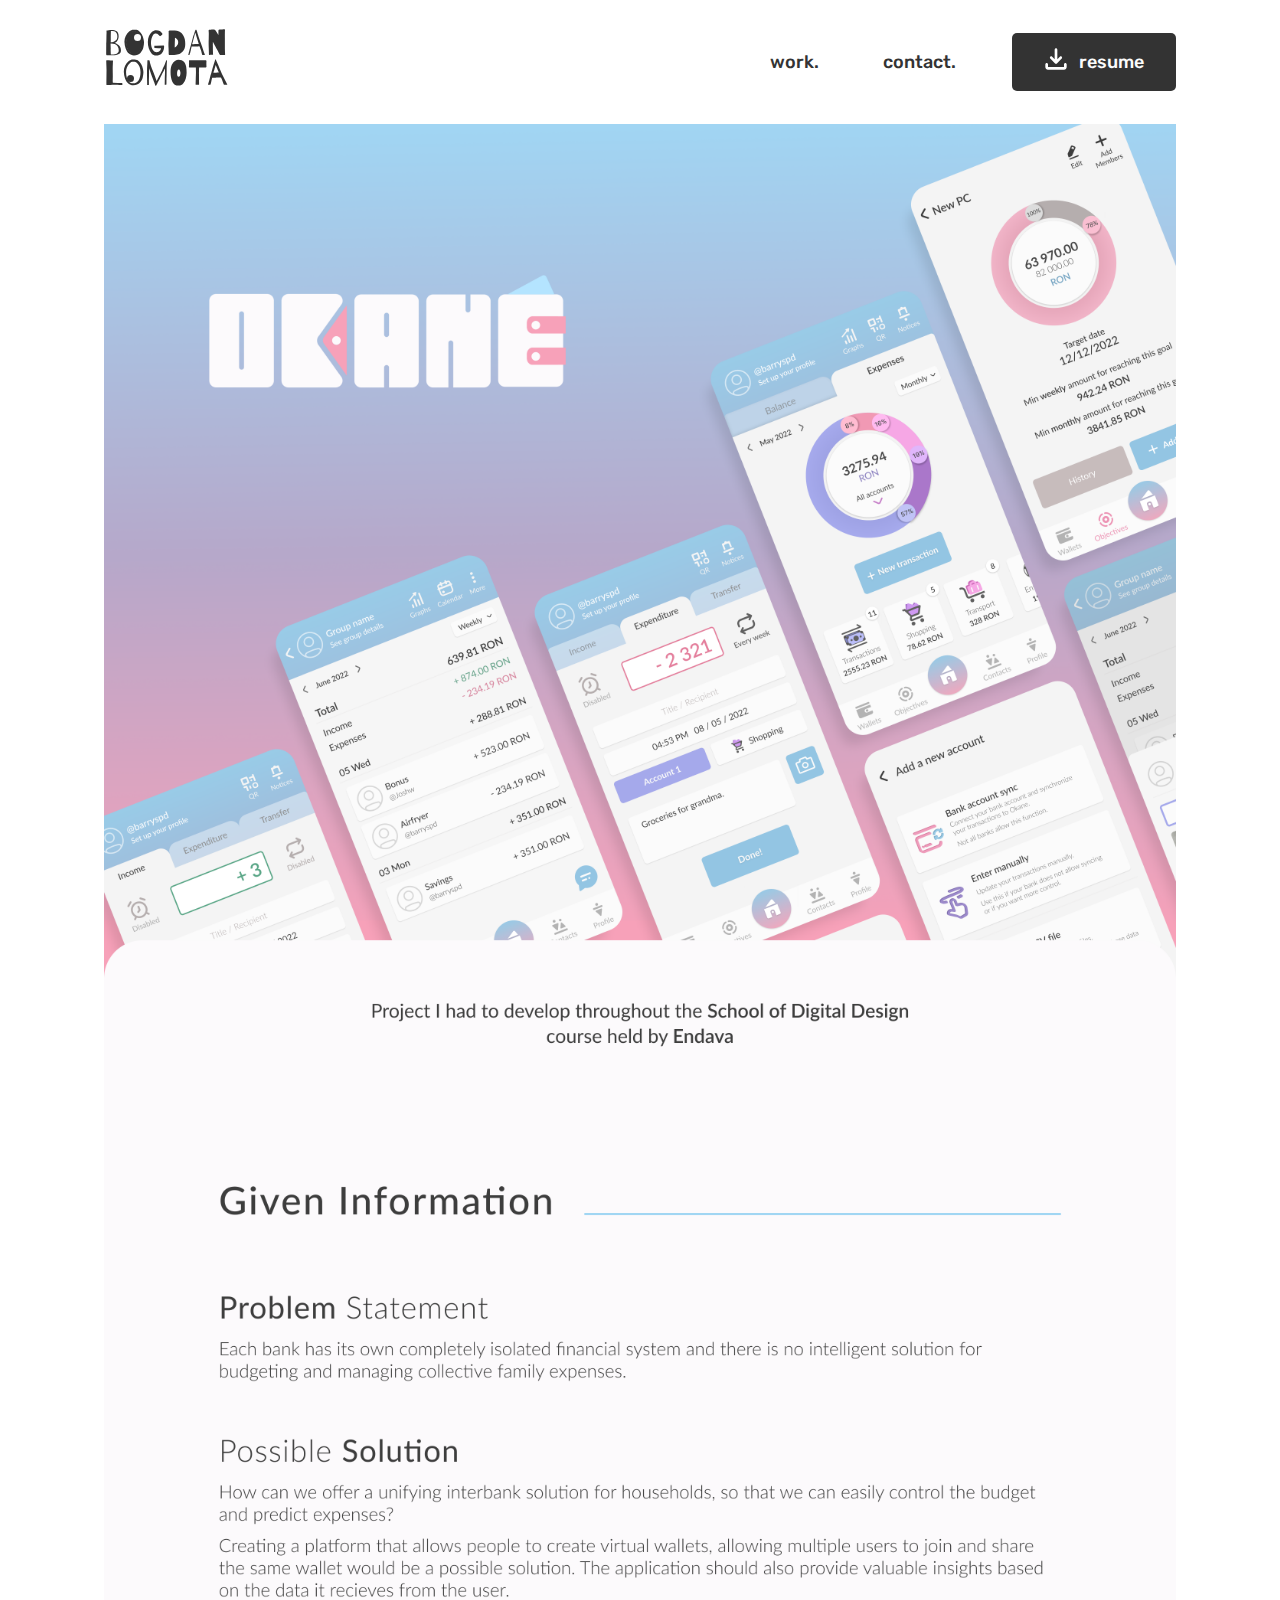
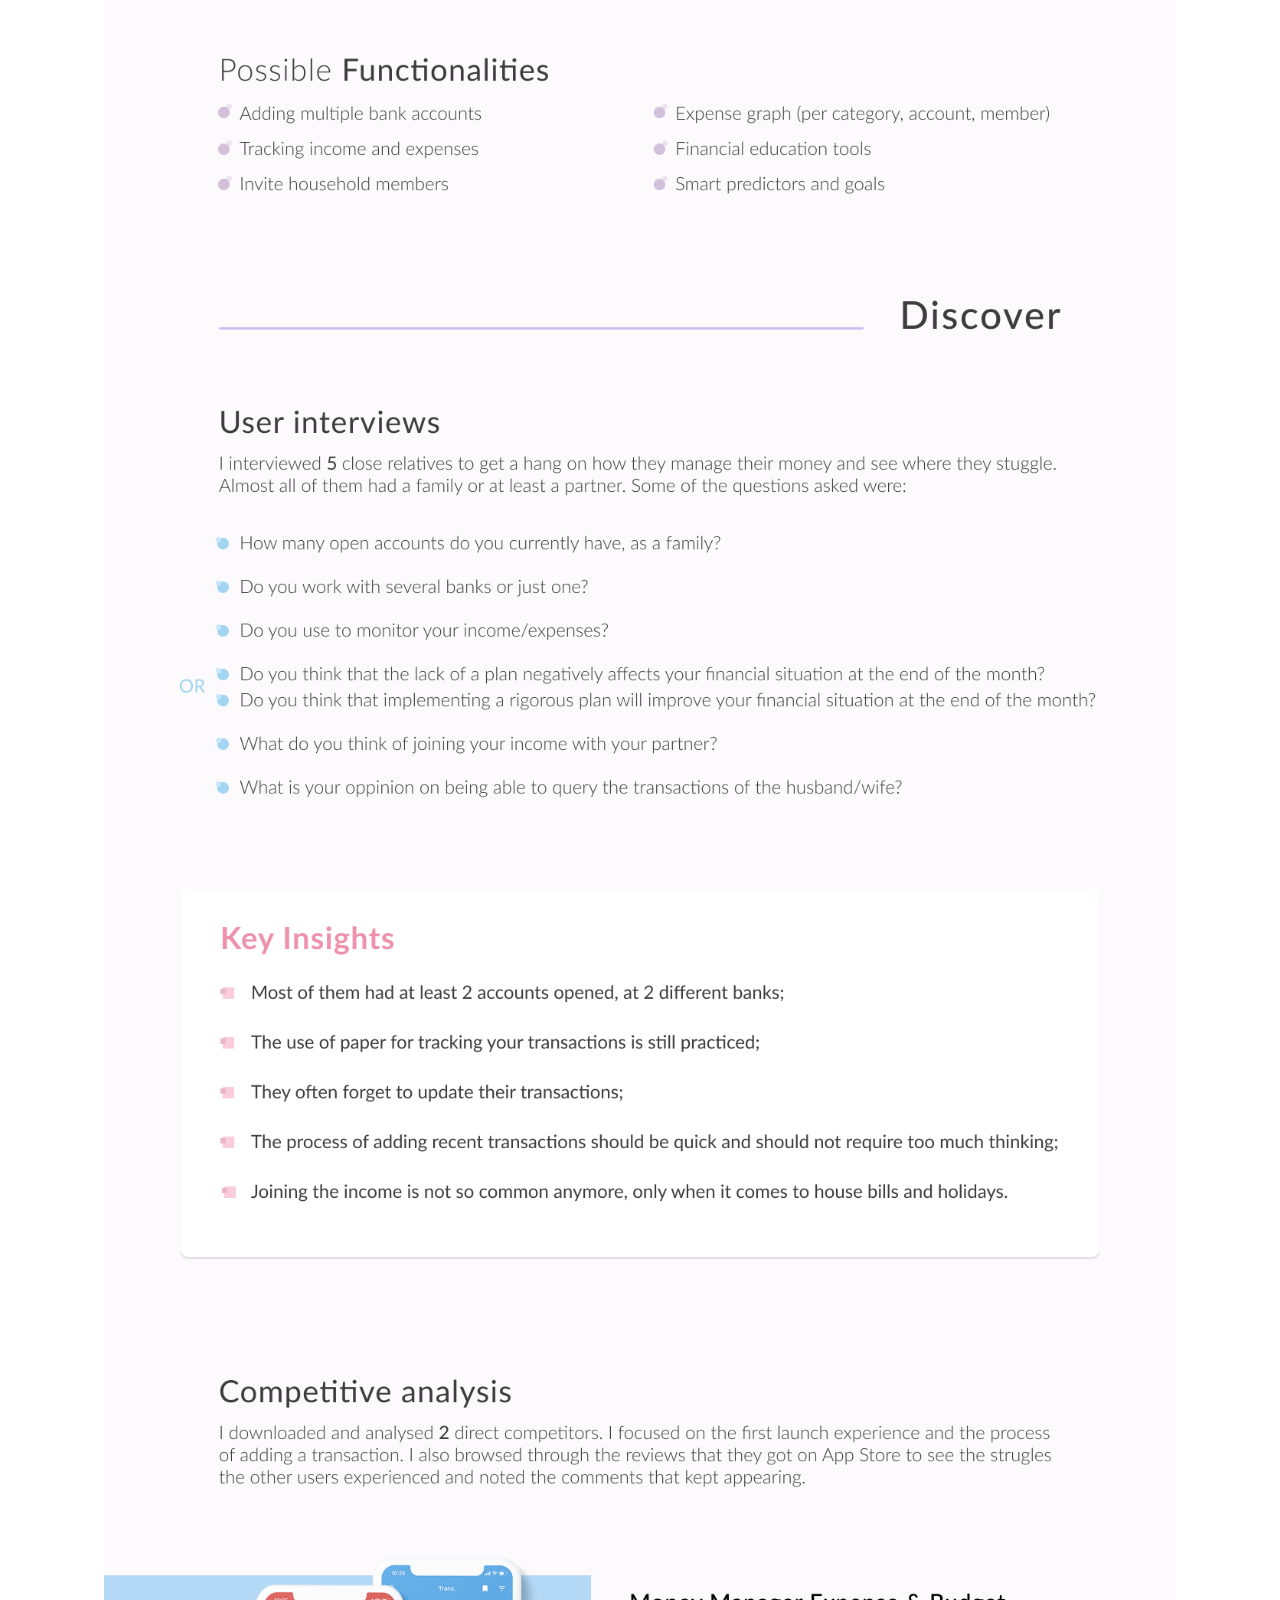
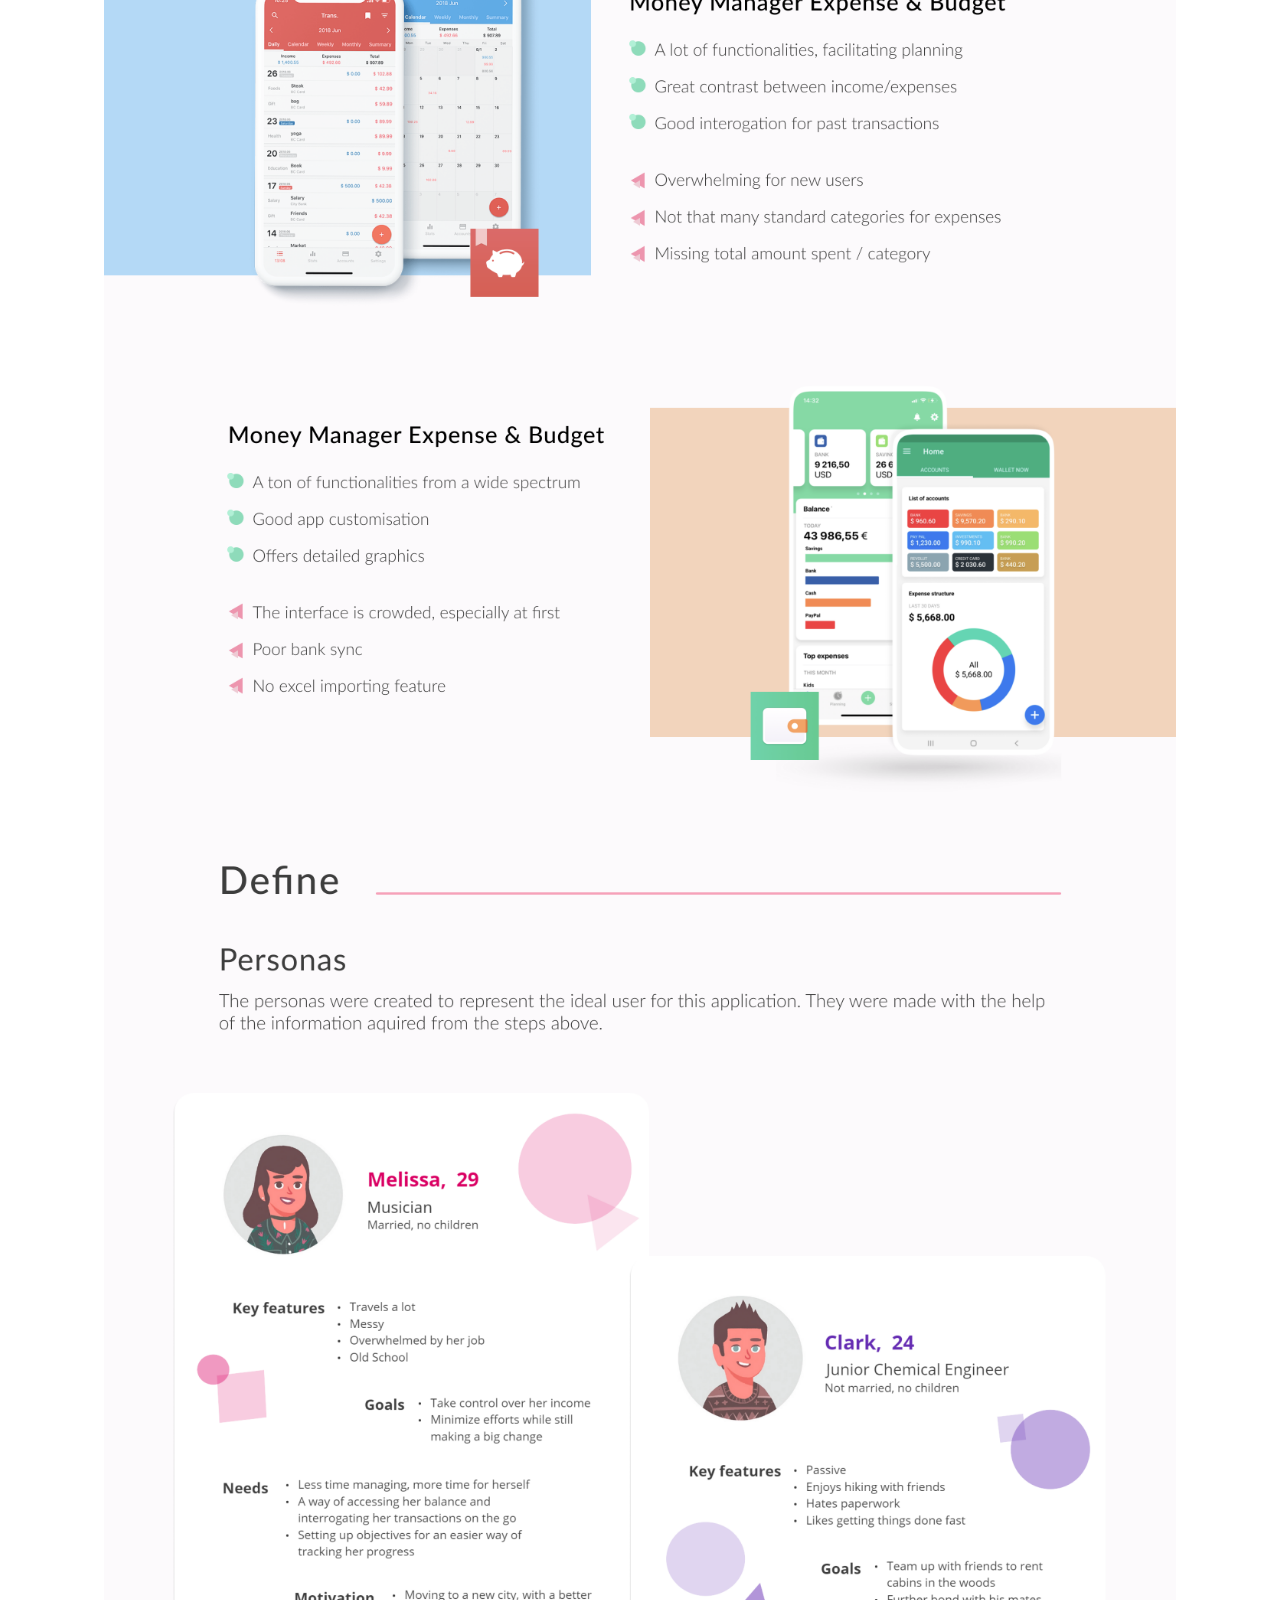
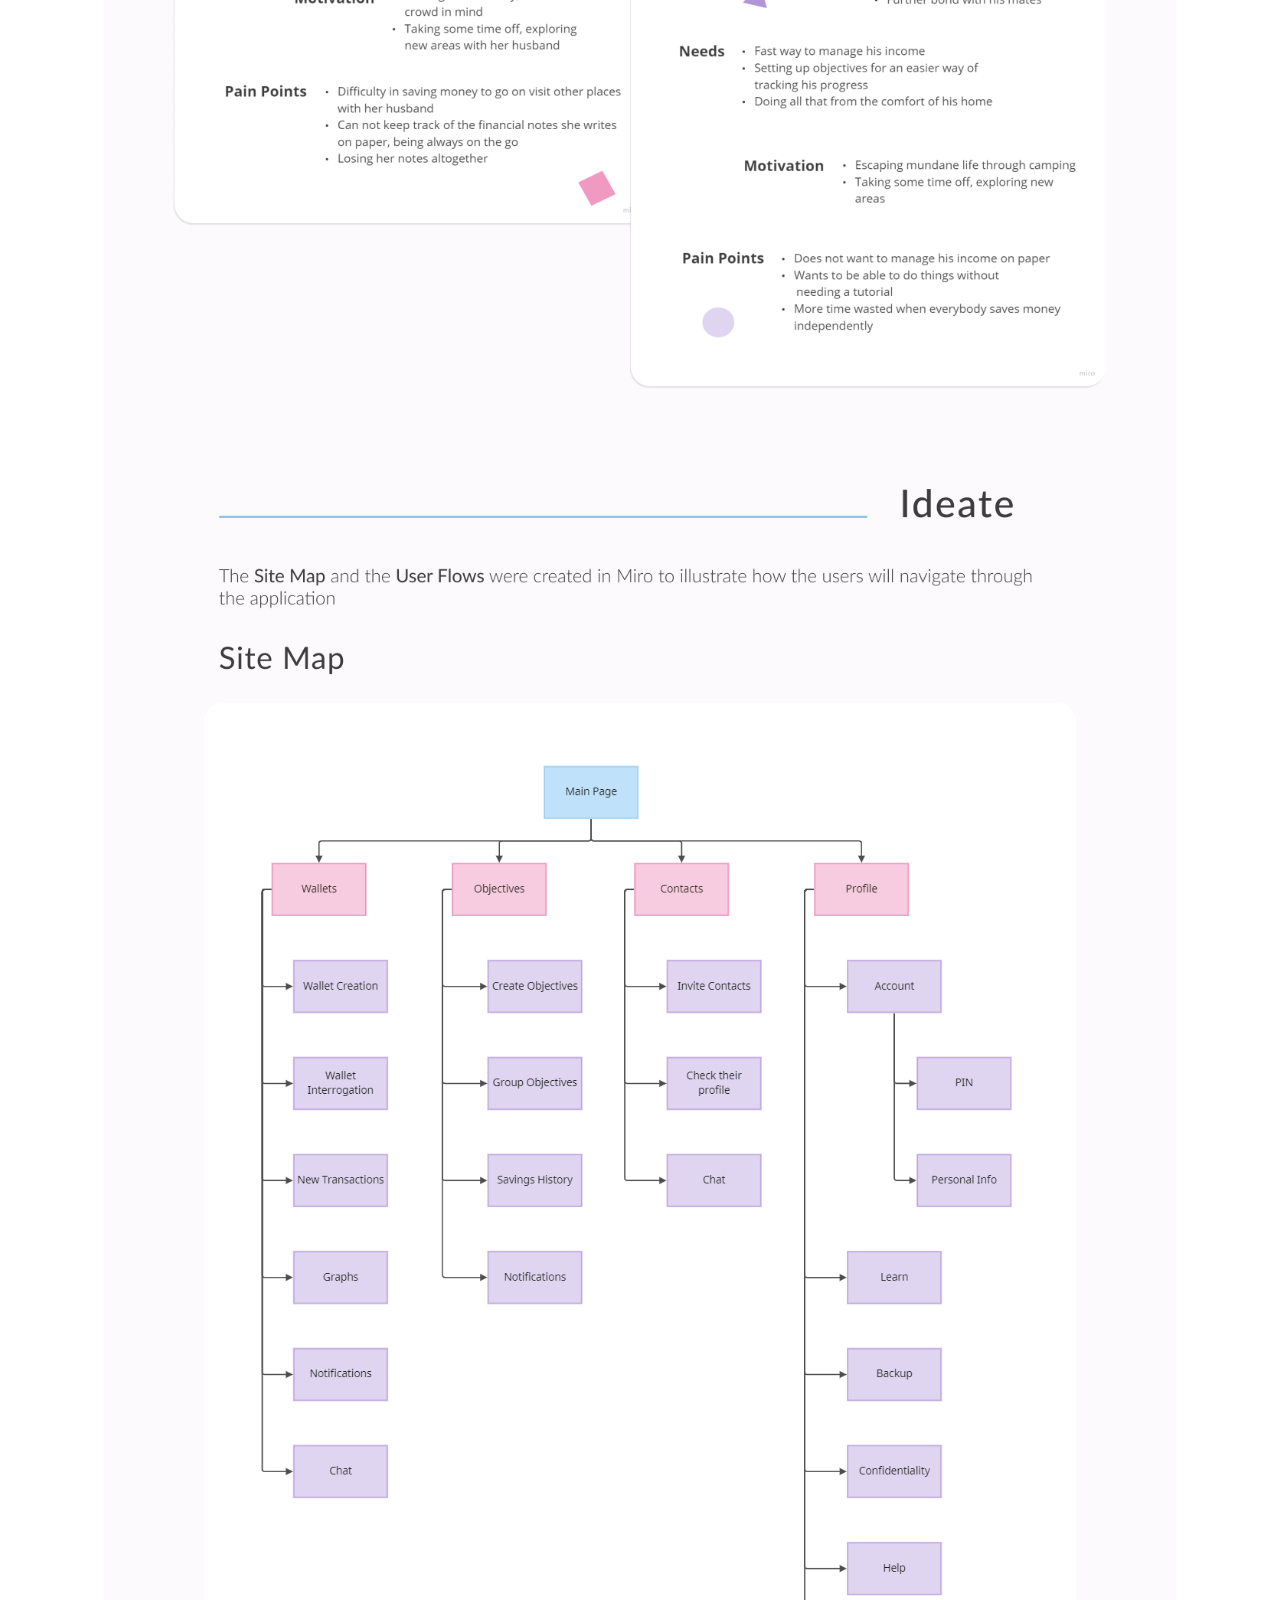
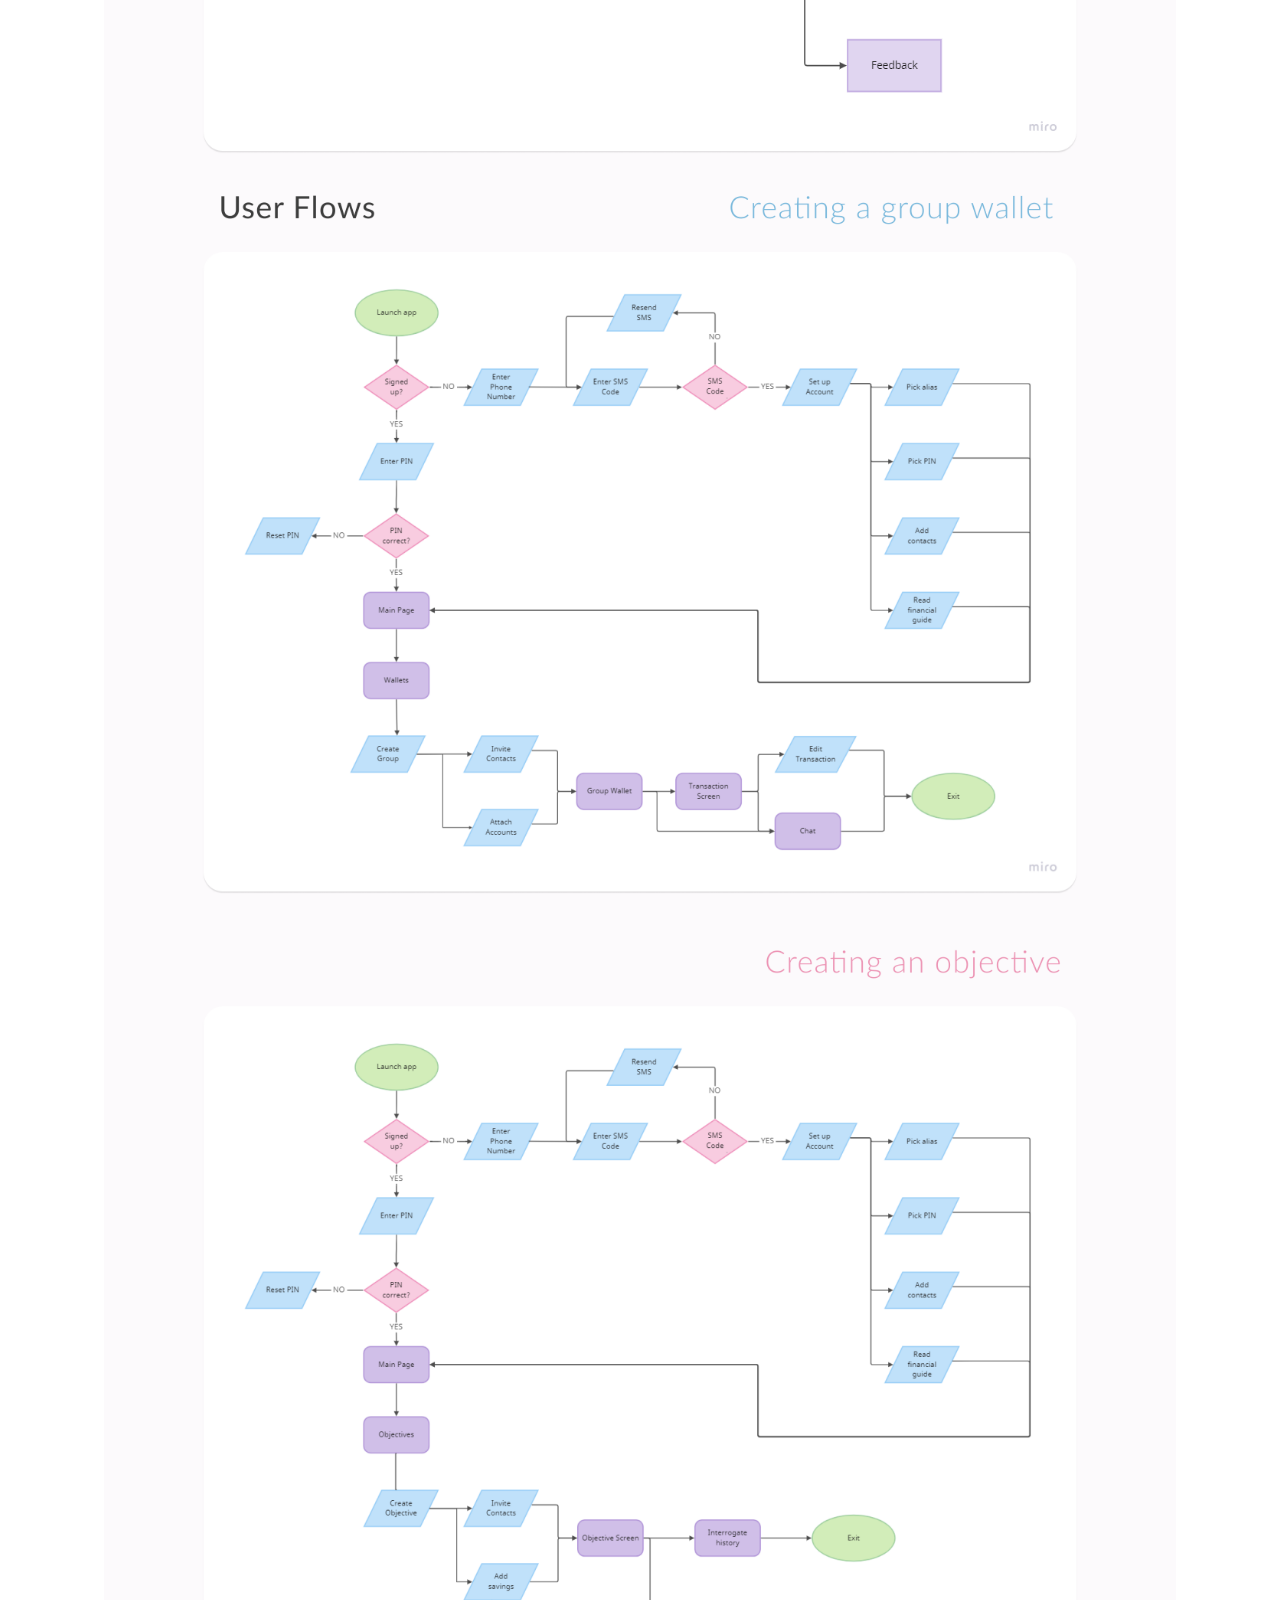
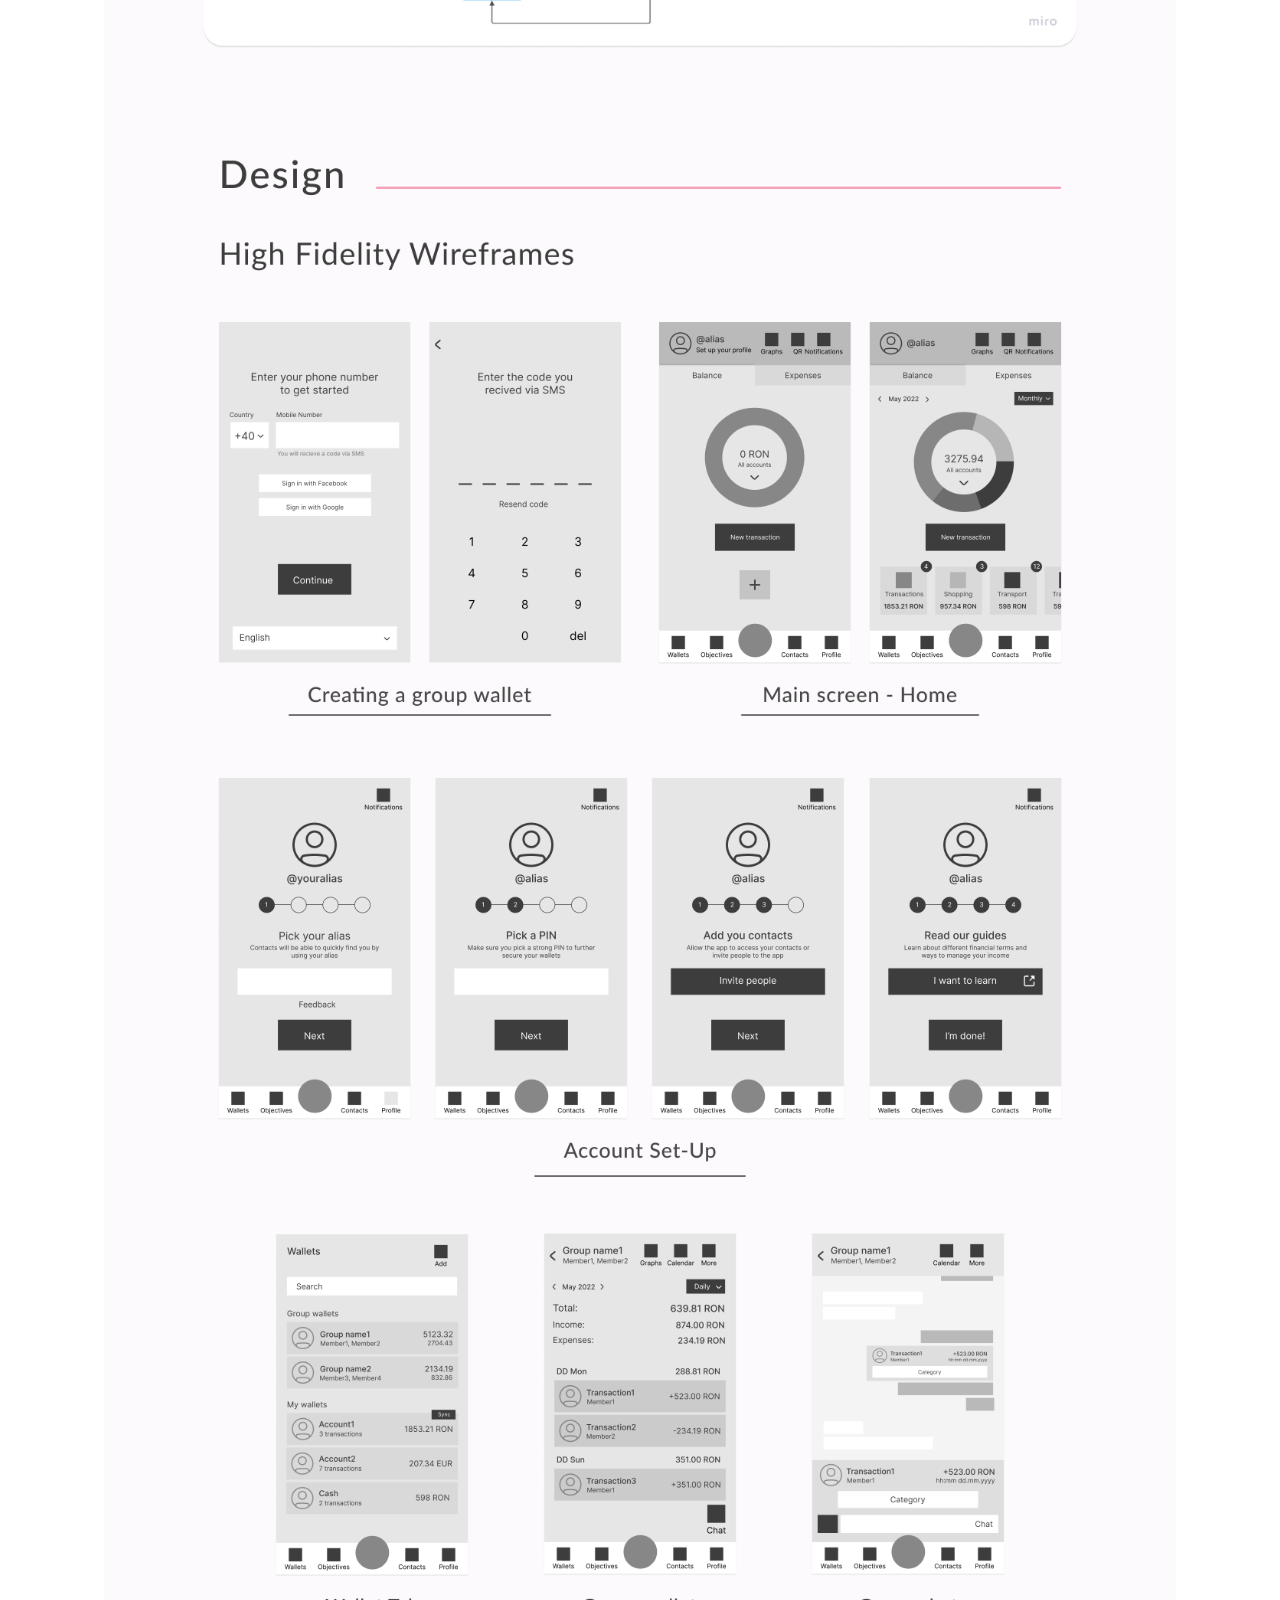
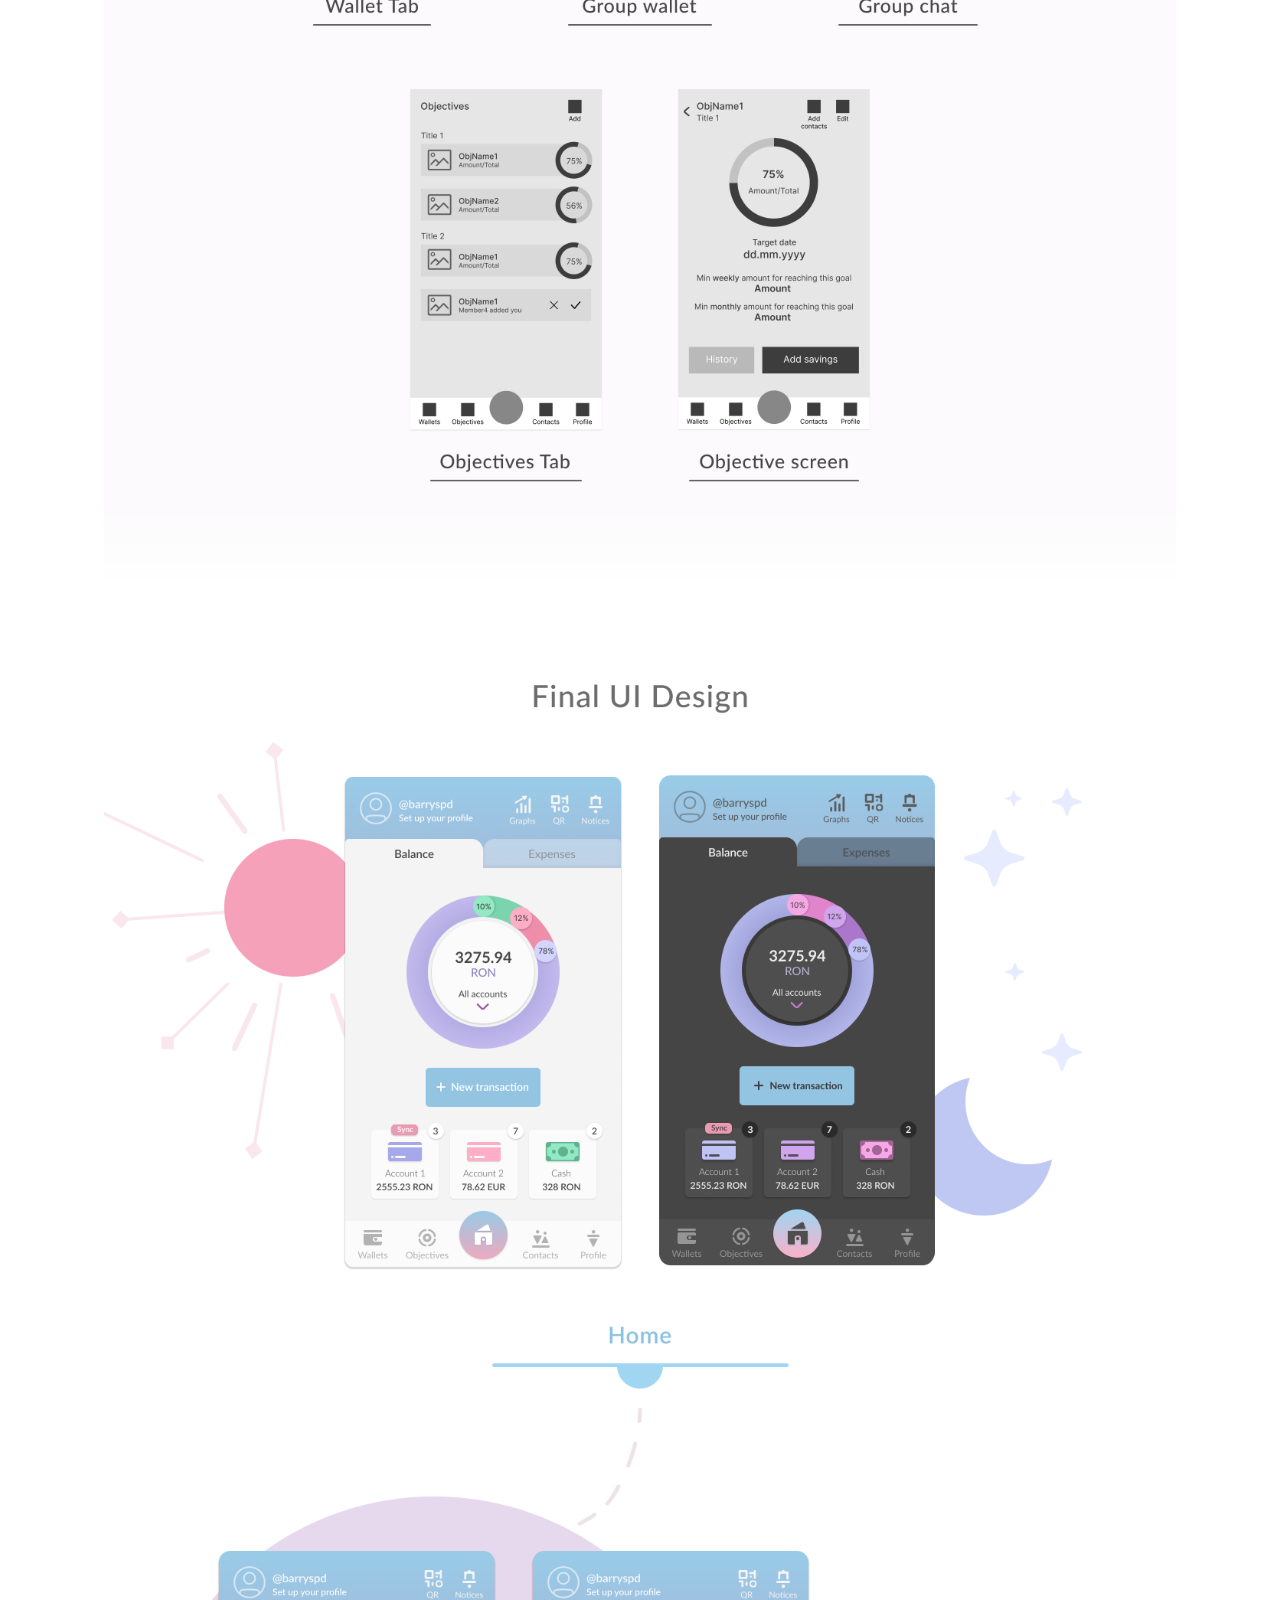
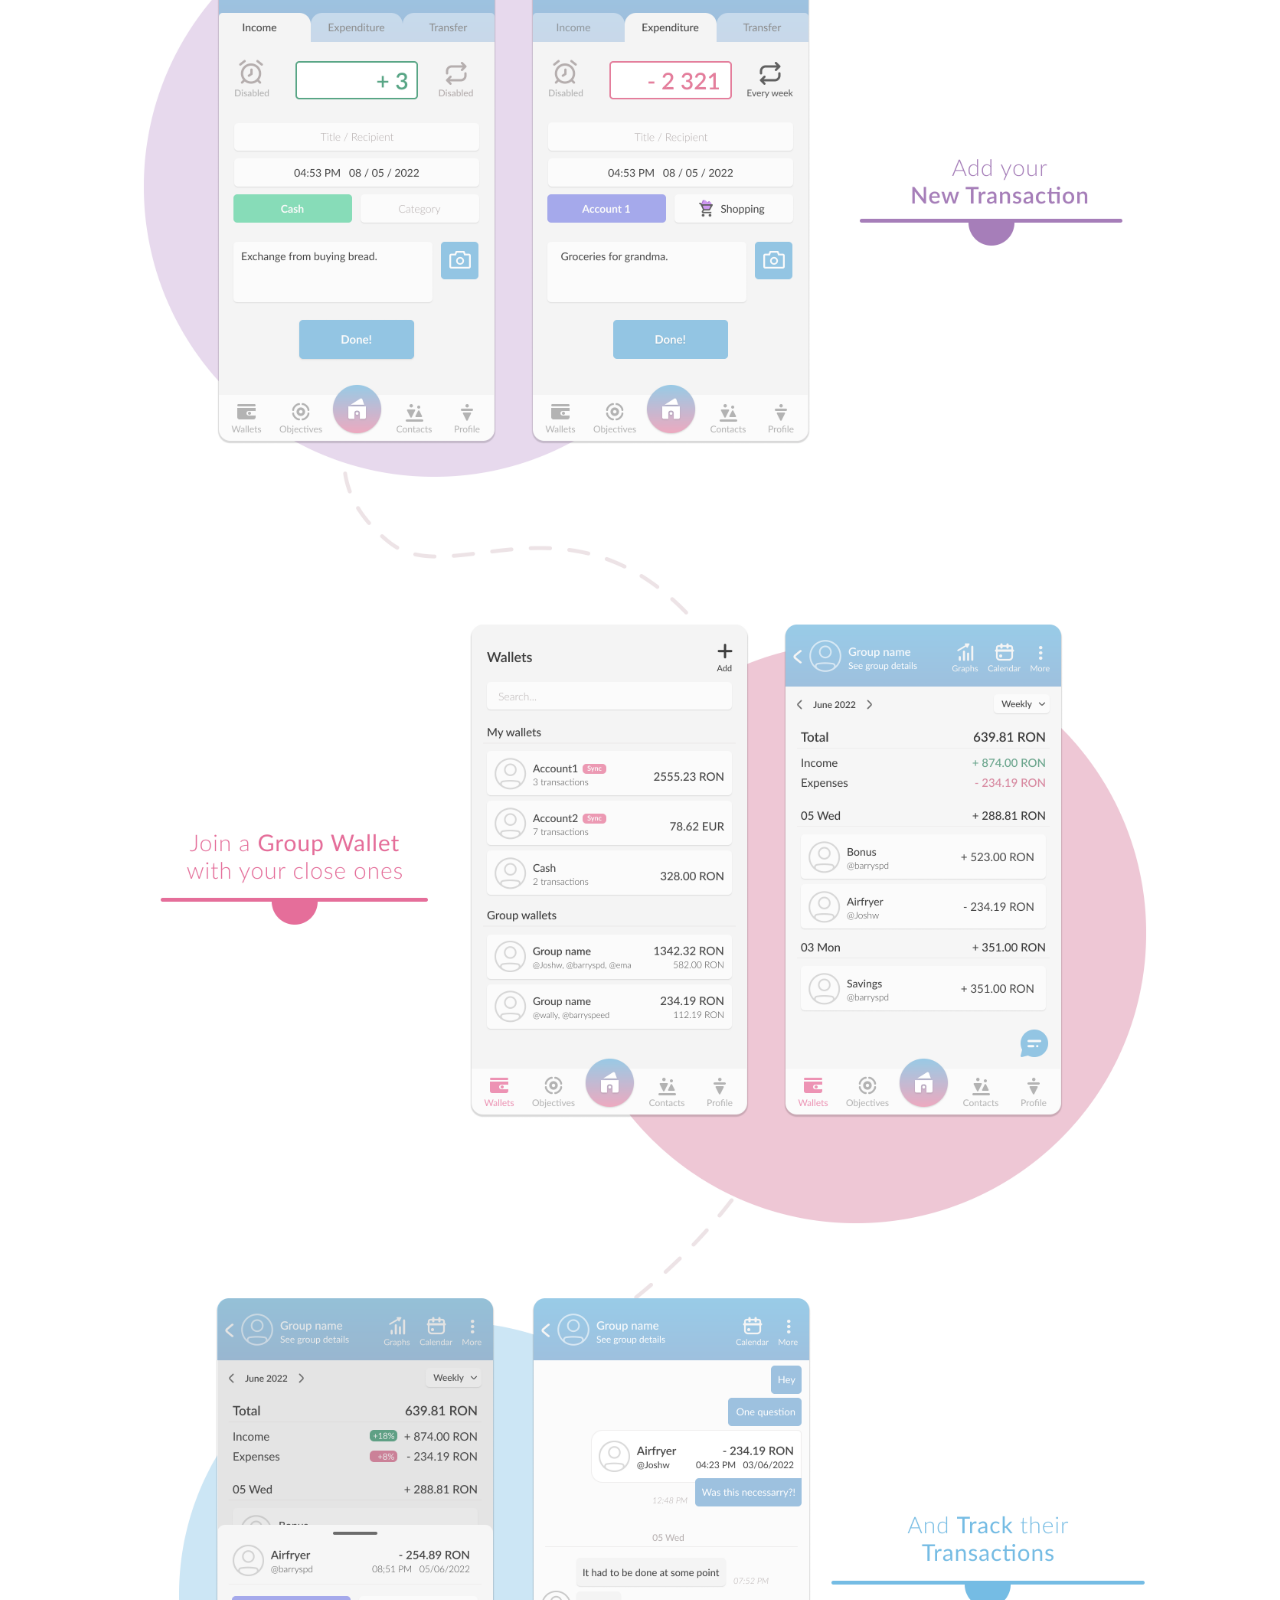
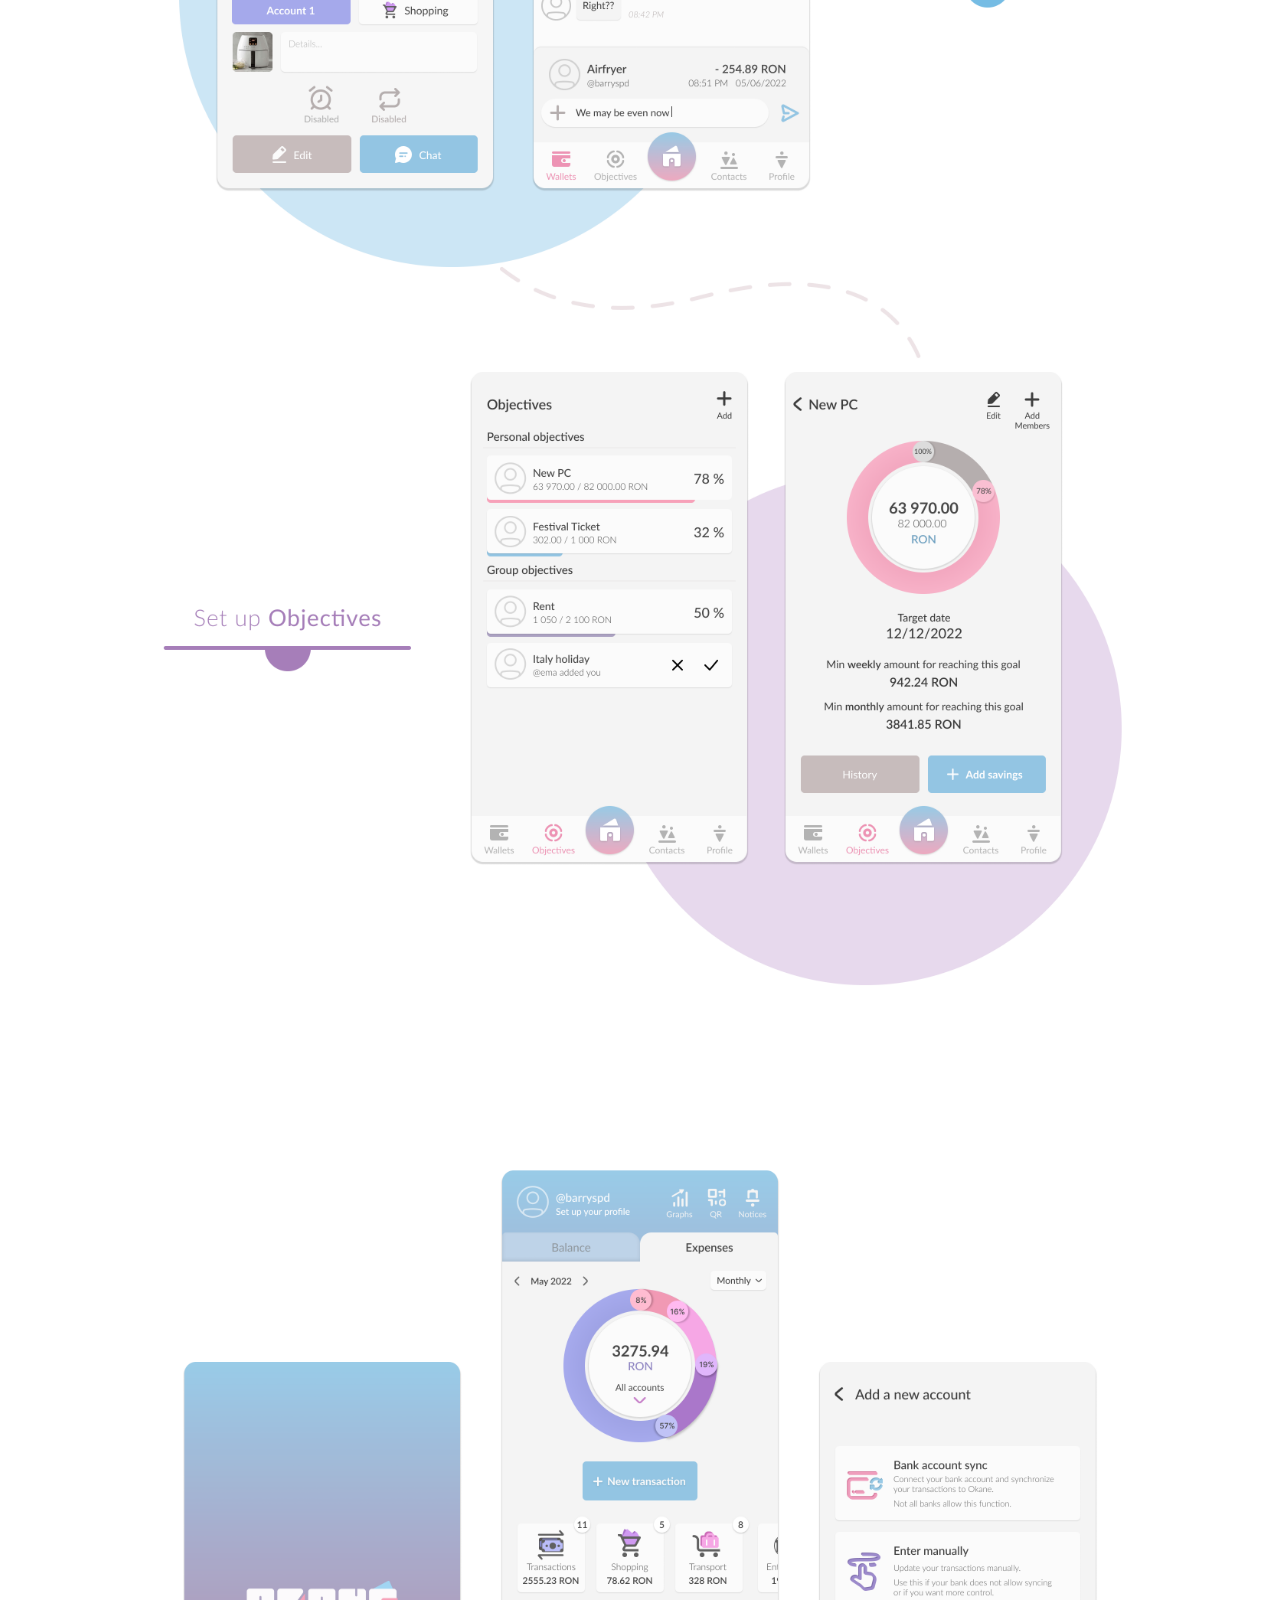
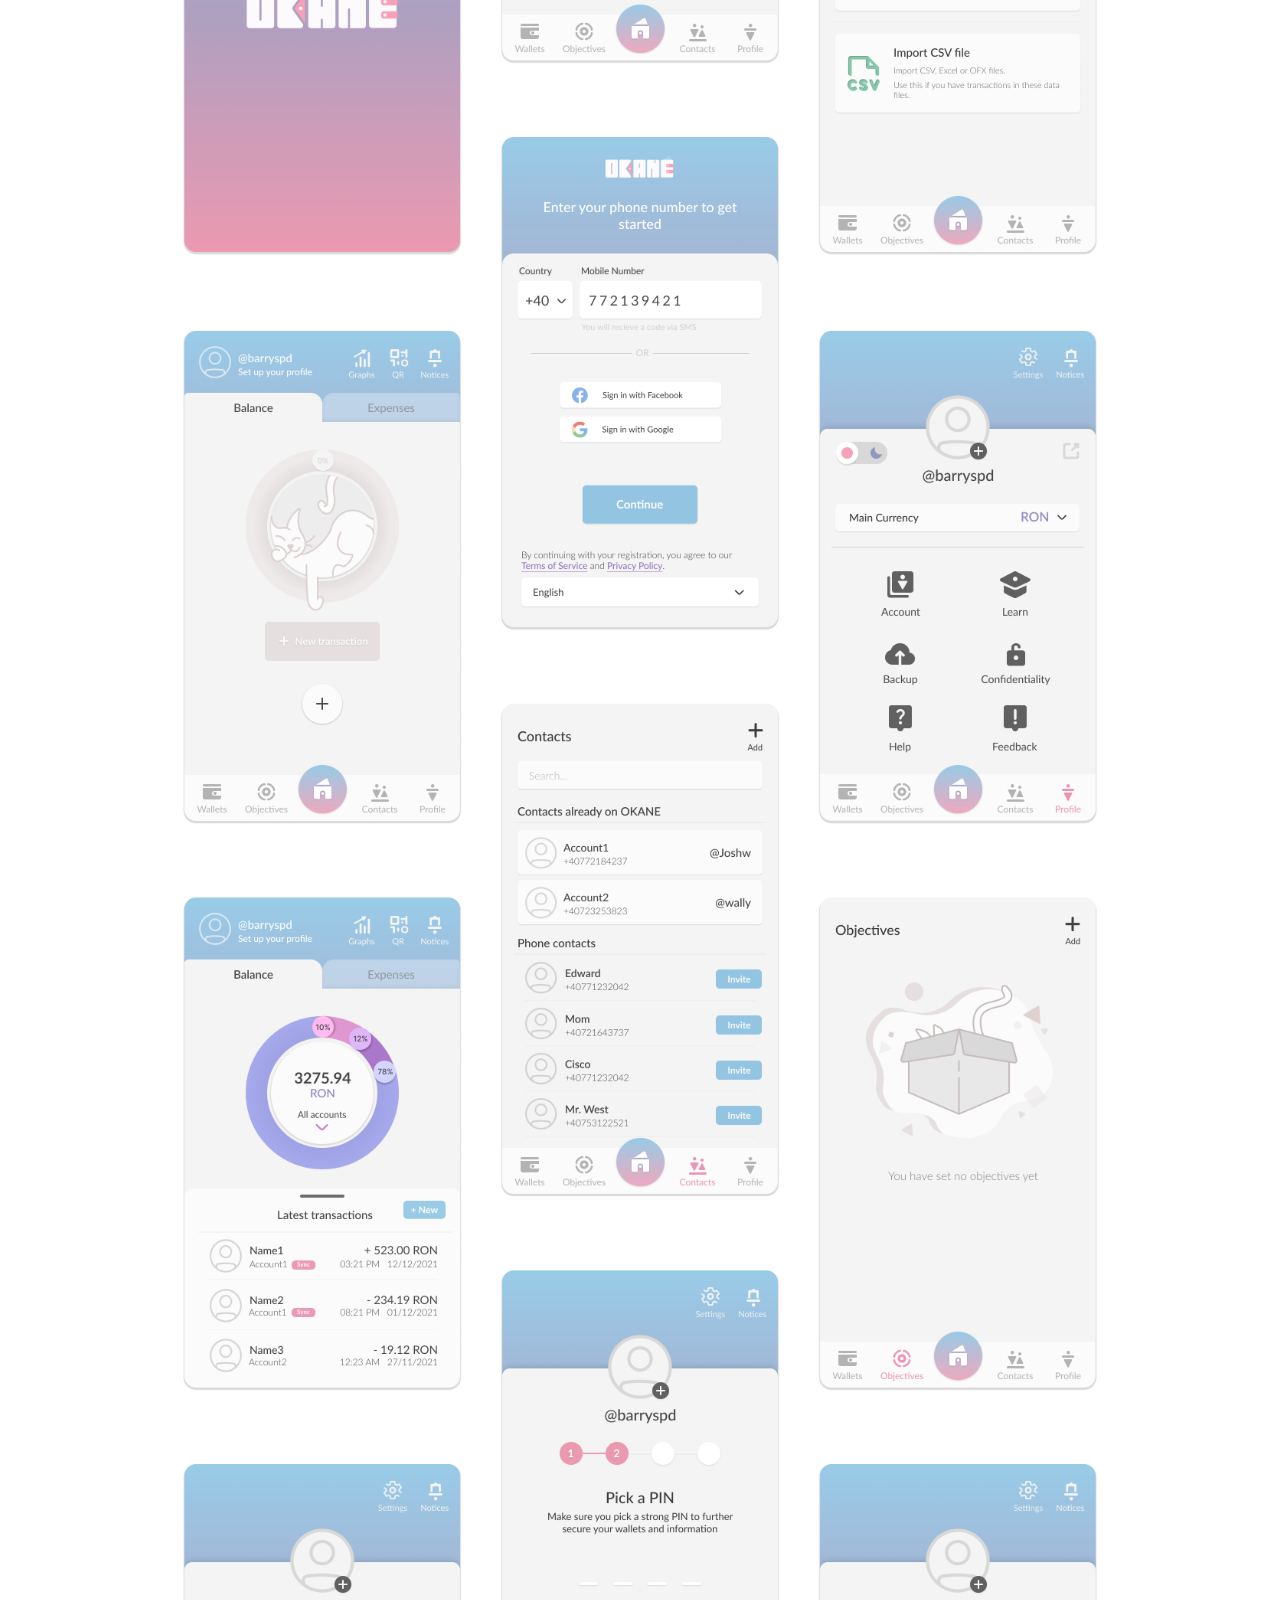
<file: project3.html>
<!DOCTYPE html>
<html lang="en">
<head>
    <meta charset="UTF-8">
    <meta http-equiv="X-UA-Compatible" content="IE=edge">
    <meta name="viewport" content="width=device-width, initial-scale=1.0">
    <title>Lomota Bogdan</title>

    <link rel="apple-touch-icon" sizes="180x180" href="images/favicon/apple-touch-icon.png">
    <link rel="icon" type="image/png" sizes="32x32" href="images/favicon/favicon-32x32.png">
    <link rel="icon" type="image/png" sizes="16x16" href="images/favicon/favicon-16x16.png">
    <link rel="manifest" href="images/favicon/site.webmanifest">

    <link rel="preconnect" href="https://fonts.googleapis.com">
    <link rel="preconnect" href="https://fonts.gstatic.com" crossorigin>
    <link href="https://fonts.googleapis.com/css2?family=Rubik:wght@400;500&display=swap" rel="stylesheet">
    <link rel="stylesheet" href="css/layout.css">
    <link rel="stylesheet" href="css/header.css">
    <link rel="stylesheet" href="css/main_project1.css">
    <link rel="stylesheet" href="css/footer.css">
</head>
<body>

    <div class="container">
        
        <div class="header">
            <a href="index.html" class="logo"><img src="images/logo.svg" alt="Logo"></img></a>
            <nav>
                <a href="work.html" class="work">work.</a>
                <a href="contact.html" class="contact">contact.</a>
                <a href="images/CV_Lomota_Bogdan.pdf" download="CV_Lomota_Bogdan" class="resume"><span><svg width="32" height="32" viewBox="0 0 32 32" fill="none" xmlns="http://www.w3.org/2000/svg">
                    <path d="M16.0002 20.7666C15.8224 20.7666 15.6557 20.7386 15.5002 20.6826C15.3446 20.6275 15.2002 20.5333 15.0668 20.3999L10.2668 15.5999C10.0224 15.3555 9.90016 15.0444 9.90016 14.6666C9.90016 14.2888 10.0224 13.9777 10.2668 13.7333C10.5113 13.4888 10.8277 13.3608 11.2162 13.3493C11.6055 13.3386 11.9224 13.4555 12.1668 13.6999L14.6668 16.1999V6.66659C14.6668 6.28881 14.7948 5.97192 15.0508 5.71592C15.3059 5.46081 15.6224 5.33325 16.0002 5.33325C16.3779 5.33325 16.6948 5.46081 16.9508 5.71592C17.2059 5.97192 17.3335 6.28881 17.3335 6.66659V16.1999L19.8335 13.6999C20.0779 13.4555 20.3948 13.3386 20.7842 13.3493C21.1726 13.3608 21.4891 13.4888 21.7335 13.7333C21.9779 13.9777 22.1002 14.2888 22.1002 14.6666C22.1002 15.0444 21.9779 15.3555 21.7335 15.5999L16.9335 20.3999C16.8002 20.5333 16.6557 20.6275 16.5002 20.6826C16.3446 20.7386 16.1779 20.7666 16.0002 20.7666ZM8.00016 26.6666C7.26683 26.6666 6.63927 26.4057 6.1175 25.8839C5.59483 25.3613 5.3335 24.7333 5.3335 23.9999V21.3333C5.3335 20.9555 5.46105 20.6386 5.71616 20.3826C5.97216 20.1275 6.28905 19.9999 6.66683 19.9999C7.04461 19.9999 7.3615 20.1275 7.6175 20.3826C7.87261 20.6386 8.00016 20.9555 8.00016 21.3333V23.9999H24.0002V21.3333C24.0002 20.9555 24.1282 20.6386 24.3842 20.3826C24.6393 20.1275 24.9557 19.9999 25.3335 19.9999C25.7113 19.9999 26.0277 20.1275 26.2828 20.3826C26.5388 20.6386 26.6668 20.9555 26.6668 21.3333V23.9999C26.6668 24.7333 26.4059 25.3613 25.8842 25.8839C25.3615 26.4057 24.7335 26.6666 24.0002 26.6666H8.00016Z" fill="white"/>
                    </svg>
                    </span>resume</a>
            </nav>
        </div>


        <div class="main_p1">
            <img class="pictures" src="images/behance3/1.png" alt="img1"></img></a>
            <img class="pictures" src="images/behance3/2.png" alt="img2"></img></a>
            <img class="pictures" src="images/behance3/3.png" alt="img3"></img></a>
            <img class="pictures" src="images/behance3/4.png" alt="img4"></img></a>
            <img class="pictures" src="images/behance3/5.png" alt="img5"></img></a>
            <img class="pictures lastpicture" src="images/behance3/6.png" alt="img6"></img></a>
        </div>
    </div>


    <div class="footer">
            
        <a href="index.html"><svg class="logof" width="87" height="94" viewBox="0 0 87 94" fill="none" xmlns="http://www.w3.org/2000/svg">
            <path d="M35.8934 15.0077C39.1788 17.198 41.8072 20.1549 43.7785 23.8784C45.8045 27.6019 47.2008 31.2433 47.9674 34.8025C48.7888 38.307 49.1994 41.0722 49.1994 43.0982C49.1994 46.4932 48.6519 50.4357 47.5567 54.9258C46.5163 59.4159 44.2439 63.6048 40.7394 67.4926C37.235 71.3256 32.1699 73.2421 25.5443 73.2421C16.4546 73.2421 9.99321 67.958 6.1602 57.3899C4.46272 52.626 3.50447 47.3145 3.28544 41.4555C3.28544 36.6369 4.29845 32.0646 6.32447 27.7388C8.35049 23.3582 11.0062 19.8538 14.2917 17.2254C17.6319 14.597 21.0542 13.2829 24.5587 13.2829C27.7346 13.2829 30.0891 13.365 31.6223 13.5293C33.2103 13.6936 34.634 14.1864 35.8934 15.0077ZM25.1336 68.6425C30.9379 68.6425 35.2637 66.2332 38.1111 61.4145C40.9585 56.5411 42.3822 50.4357 42.3822 43.0982C42.3822 38.6081 41.6977 34.4739 40.3288 30.6957C39.0146 26.8627 37.1254 23.8237 34.6614 21.5786C32.2521 19.2788 29.4594 18.1289 26.2835 18.1289C26.0097 18.1289 25.2705 18.1289 24.0658 18.1289C22.9159 18.1289 21.9029 18.3205 21.0268 18.7038C20.1507 19.0871 19.3567 19.6621 18.6449 20.4287C16.8379 22.2357 15.3047 23.9058 14.0452 25.439C12.8406 26.9174 11.6085 29.1351 10.3491 32.092C9.14447 35.0489 8.54214 38.4712 8.54214 42.359C8.54214 46.9586 9.08971 51.2571 10.1849 55.2543C11.3348 59.1969 13.1418 62.4276 15.6058 64.9464C18.0699 67.4105 21.2458 68.6425 25.1336 68.6425Z" fill="white"/>
            <circle cx="17.5543" cy="58.0844" r="8.19202" fill="white"/>
            <path d="M68.9803 15.0077C72.2658 17.198 74.8941 20.1549 76.8654 23.8784C78.8914 27.6019 80.2877 31.2433 81.0543 34.8025C81.8757 38.307 82.2864 41.0722 82.2864 43.0982C82.2864 46.4932 81.7388 50.4357 80.6436 54.9258C79.6032 59.4159 77.3308 63.6048 73.8263 67.4926C70.3219 71.3256 65.2568 73.2421 58.6312 73.2421C49.5415 73.2421 43.0801 67.958 39.2471 57.3899C37.5496 52.626 36.5914 47.3145 36.3724 41.4555C36.3724 36.6369 37.3854 32.0646 39.4114 27.7388C41.4374 23.3582 44.0931 19.8538 47.3786 17.2254C50.7188 14.597 54.1411 13.2829 57.6456 13.2829C60.8215 13.2829 63.1761 13.365 64.7093 13.5293C66.2972 13.6936 67.7209 14.1864 68.9803 15.0077ZM58.2205 68.6425C64.0248 68.6425 68.3506 66.2332 71.198 61.4145C74.0454 56.5411 75.4691 50.4357 75.4691 43.0982C75.4691 38.6081 74.7846 34.4739 73.4157 30.6957C72.1015 26.8627 70.2124 23.8237 67.7483 21.5786C65.339 19.2788 62.5463 18.1289 59.3704 18.1289C59.0966 18.1289 58.3574 18.1289 57.1527 18.1289C56.0028 18.1289 54.9898 18.3205 54.1137 18.7038C53.2376 19.0871 52.4436 19.6621 51.7318 20.4287C49.9248 22.2357 48.3916 23.9058 47.1322 25.439C45.9275 26.9174 44.6955 29.1351 43.436 32.092C42.2314 35.0489 41.6291 38.4712 41.6291 42.359C41.6291 46.9586 42.1766 51.2571 43.2718 55.2543C44.4217 59.1969 46.2287 62.4276 48.6927 64.9464C51.1568 67.4105 54.3327 68.6425 58.2205 68.6425Z" fill="white"/>
            <ellipse cx="58.8335" cy="43.6393" rx="18.7246" ry="26.9166" fill="white"/>
            <circle cx="67.0255" cy="31.9364" r="8.19202" fill="#333333"/>
            </svg></a>
        <div class="socials"> 
            
            <a href="contact.html"><svg class="retea mail" width="37" height="31" viewBox="0 0 37 31" fill="none" xmlns="http://www.w3.org/2000/svg">
                <path d="M31.5 2.5H5.5C3.70507 2.5 2.25 3.95507 2.25 5.75V25.25C2.25 27.0449 3.70507 28.5 5.5 28.5H31.5C33.2949 28.5 34.75 27.0449 34.75 25.25V5.75C34.75 3.95507 33.2949 2.5 31.5 2.5Z" stroke="white" stroke-width="3.25" stroke-linecap="round" stroke-linejoin="round"/>
                <path d="M34.75 7.375L20.1737 16.6375C19.6721 16.9518 19.092 17.1185 18.5 17.1185C17.908 17.1185 17.3279 16.9518 16.8263 16.6375L2.25 7.375" stroke="white" stroke-width="3.25" stroke-linecap="round" stroke-linejoin="round"/>
            </svg></a>
            
            <a href="https://www.behance.net/lomota" target="_blank"><svg class="retea behance" width="41" height="26" viewBox="0 0 41 26" fill="none" xmlns="http://www.w3.org/2000/svg">
                <path d="M37.3056 4.15285H25.5417V0.791748H37.3056V4.15285ZM40.2062 20.9583C39.4634 23.138 36.7964 26 31.6337 26C26.4677 26 22.2832 23.0943 22.2832 16.4629C22.2832 9.89193 26.1904 6.51402 31.4691 6.51402C36.6485 6.51402 39.8113 9.50876 40.502 13.9521C40.6331 14.8025 40.6852 15.9486 40.6617 17.5485H27.1719C27.3904 22.9448 33.0252 23.1145 34.8822 20.9583H40.2062ZM27.2895 14.2361H35.6335C35.457 11.6363 33.7243 10.507 31.4707 10.507C29.007 10.507 27.6441 11.7977 27.2895 14.2361ZM11.1999 25.9798H0.333496V0.827039H12.0184C21.2211 0.963164 21.3958 9.97595 16.5895 12.4329C22.4058 14.5504 22.6008 25.9798 11.1999 25.9798V25.9798ZM5.37515 10.875H11.3982C15.6131 10.875 16.2819 5.8334 10.8739 5.8334H5.37515V10.875ZM11.0739 15.9167H5.37515V20.9852H10.9899C16.1239 20.9852 15.8097 15.9167 11.0739 15.9167V15.9167Z" fill="white"/>
            </svg></a>
            
            <a href="https://www.linkedin.com/in/bogdanlomota/" target="_blank"><svg class="retea linkedin" width="30" height="30" viewBox="0 0 30 30" fill="none" xmlns="http://www.w3.org/2000/svg">
                <path fill-rule="evenodd" clip-rule="evenodd" d="M11.6109 10.7355H17.024V13.4318C17.8038 11.8811 19.8034 10.4877 22.8073 10.4877C28.5659 10.4877 29.933 13.5747 29.933 19.2385V29.728H24.103V20.5284C24.103 17.3029 23.3233 15.484 21.3382 15.484C18.585 15.484 17.4408 17.4443 17.4408 20.5269V29.728H11.6109V10.7355V10.7355ZM1.61397 29.4803H7.44393V10.4877H1.61397V29.4803V29.4803ZM8.27907 4.29484C8.27929 4.7835 8.18237 5.26733 7.99397 5.71821C7.80556 6.16909 7.52941 6.57802 7.18158 6.92124C6.47674 7.62174 5.52268 8.01385 4.52895 8.01144C3.53697 8.01078 2.58511 7.61967 1.87923 6.9227C1.53266 6.57831 1.25745 6.16892 1.06937 5.71798C0.881294 5.26705 0.784047 4.78343 0.783203 4.29484C0.783203 3.30812 1.17673 2.36367 1.88069 1.66699C2.58595 0.969085 3.53821 0.577811 4.53041 0.578247C5.52442 0.578247 6.47761 0.970312 7.18158 1.66699C7.88409 2.36367 8.27907 3.30812 8.27907 4.29484Z" fill="white"/>
            </svg></a>

            <a href="https://www.instagram.com/bogdanlomota/" target="_blank"><svg class="retea instagram"width="32" height="32" viewBox="0 0 32 32" fill="none" xmlns="http://www.w3.org/2000/svg">
                <rect y="0.253418" width="31.4745" height="31.4745" rx="6.80529" fill="white"/>
                <rect class="instagramfill" x="3.40332" y="3.65588" width="24.6692" height="24.6692" rx="3.40265" fill="#333333"/>
                <path d="M23.1431 15.9906C23.1431 20.0807 19.8274 23.3964 15.7373 23.3964C11.6472 23.3964 8.33154 20.0807 8.33154 15.9906C8.33154 11.9005 11.6472 8.58484 15.7373 8.58484C19.8274 8.58484 23.1431 11.9005 23.1431 15.9906ZM12.0977 15.9906C12.0977 18.0007 13.7272 19.6302 15.7373 19.6302C17.7474 19.6302 19.3769 18.0007 19.3769 15.9906C19.3769 13.9805 17.7474 12.351 15.7373 12.351C13.7272 12.351 12.0977 13.9805 12.0977 15.9906Z" fill="white"/>
                <circle cx="23.8186" cy="7.90937" r="2.12665" fill="white"/>
            </svg></a>
                
                

        </div>
        <p class="credits">© 2022 Bogdan Lomota</p>
            
    </div>
    
</body>
</html>
</file>
<file: css/layout.css>
* {
    margin: 0px;
    padding: 0px;
    font-family: "Rubik", sans-serif;
    line-height: 135%;
  }

  html, body {
    margin: 0;
    min-height: 100%;
  }
  
  .container {
    margin: 24px 104px;
  }
  
  a {
    text-decoration: none;
  }
  

  @media only screen and (max-width:800px){

    .container {
      margin: 16px 16px;
    }
  }
</file>
<file: css/header.css>
.header {
  display: flex;
  justify-content: space-between;
  align-items: center;
}

nav {
  display: flex;
  align-items: center;
}

.work, .contact {
  color: #333333;
  font-size: 18px;
  font-weight: 500;
  padding: 12px 32px;
  transition: all 0.2s ease-out;
}

.work:hover {
  border-style: solid;
  border-width: 1px 4px 4px 1px;
  border-radius: 5px;
  border-color: #333333;
}

.contact:hover {
  margin-left: -5px;
  border-style: solid;
  border-width: 1px 4px 4px 1px;
  border-radius: 5px;
  border-color: #333333;
}

.resume {
  margin-left: 24px;
  color: #FCFCFC;
  font-size: 18px;
  font-weight: 500;
  padding: 10px 32px 10px 28px;
  background-color: #333333;
  border-radius: 5px;
  display: inline-flex;
  align-items: center;
  gap: 7px;
  transition: all 0.2s ease-out;
}

.resume:hover {
  color: #333333;
  background-color: #FCFCFC;
  border-style: solid;
  border-width: 1px 5px 5px 1px;
  border-radius: 5px;
  border-color: #333333;
  margin-left: 18px;
}
.resume:hover svg path {
  fill: #333333;
}

@media only screen and (max-width: 800px) {
  .resume {
    display: none;
  }
  .contact {
    padding: 8px 0px 8px 16px;
  }
  .contact:hover {
    padding: 8px 16px;
  }
  .work {
    margin-right: 8px;
    padding: 8px 16px;
  }
}/*# sourceMappingURL=header.css.map */
</file>
<file: css/main.css>
.main {
  width: 100%;
  display: flex;
  flex-direction: column;
}
.main img {
  flex: 1;
  height: 915px;
  display: block;
  margin-left: auto;
  margin-right: auto;
}

.blockscontainer {
  display: flex;
  justify-content: center;
}

.blocks {
  z-index: -1;
  display: block;
  padding: 14px 16px 12px;
  border-style: solid;
  border-width: 1px 5px 5px 1px;
  border-radius: 5px;
  position: relative;
  margin-bottom: -40px;
}

.block1 {
  padding-right: 220px;
  top: -840px;
  left: 170px;
}

.block2 {
  padding-left: 220px;
  top: -780px;
  left: 395px;
}

.block3 {
  padding-right: 220px;
  top: -580px;
  left: -585px;
}

.block4 {
  padding-left: 220px;
  top: -480px;
  left: -35px;
}

@media only screen and (max-width: 800px) {
  .blocks {
    padding: 6px 6px 6px 6px;
  }
  .block1 {
    padding-right: 100px;
    top: -840px;
    left: 60px;
  }
  .block2 {
    padding-left: 100px;
    top: -780px;
    left: 265px;
  }
  .block3 {
    padding-left: 100px;
    top: -595px;
    left: -325px;
  }
  .block4 {
    padding-right: 100px;
    top: -480px;
    left: 0px;
  }
}
@media only screen and (max-width: 500px) {
  .illustration img {
    width: 335px;
    height: auto;
  }
  .blocks {
    padding: 8px 8px 2px 8px;
  }
  .blocks svg {
    width: 34px;
    height: 34px;
  }
  .block1 {
    padding-right: 88px;
    top: -595px;
    left: 90px;
  }
  .block2 {
    padding-left: 88px;
    top: -540px;
    left: 205px;
  }
  .block3 {
    padding-right: 88px;
    top: -200px;
    left: -165px;
  }
  .block4 {
    padding-left: 88px;
    top: -350px;
    left: -90px;
  }
}/*# sourceMappingURL=main.css.map */
</file>
<file: css/footer.css>
.footer {
  height: 320px;
  width: 100%;
  background-color: #333333;
  color: #FCFCFC;
  margin-top: 8px;
  font-size: 16px;
  text-align: center;
}

.logof {
  margin-top: 48px;
}

.socials {
  display: flex;
  justify-content: center;
  align-items: flex-end;
}

.retea {
  box-sizing: border-box;
  width: 64px;
  height: 64px;
  padding: 16px;
  margin: 16px 13px;
  border-style: solid;
  border-width: 1px 5px 5px 1px;
  border-radius: 5px;
  border-color: #FCFCFC;
  transition: all 0.2s ease-out;
}

.retea:hover {
  background-color: #FCFCFC;
  border-style: none;
  margin: 18px 16px;
}
.retea:hover path, .retea:hover circle, .retea:hover rect {
  fill: #333333;
  stroke: #333333;
}
.retea:hover .instagramfill {
  fill: #FCFCFC;
}
.retea:hover.mail {
  fill: #FCFCFC;
}
.retea:hover.mail path {
  fill: none;
}

.credits {
  align-self: flex-end;
  margin-top: 24px;
}/*# sourceMappingURL=footer.css.map */
</file>
<file: css/main_work.css>
.main_w {
  margin-top: 32px;
  color: #333333;
  width: 100%;
}

.fundalscris {
  position: absolute;
  z-index: -1;
  top: 80px;
  font-size: 200px;
  color: #F7F7F7;
}

.nacontainer {
  margin: 120px;
  display: flex;
  justify-content: center;
}

.categories {
  margin-top: 120px;
  display: flex;
}
.categories a {
  color: #333333;
}

h2 {
  margin-right: 32px;
  padding-right: 32px;
  font-size: 24px;
  font-weight: 500;
  text-align: center;
  max-width: 550px;
  transition: all 0.2s ease-out;
}

h2:hover {
  cursor: pointer;
  padding: 4px 32px;
  border-style: solid;
  border-width: 1px 4px 4px 1px;
  border-radius: 5px;
  border-color: #333333;
}
h2:hover .workcontainer {
  margin-top: 50px;
}

.workcontainer {
  margin-top: 72px;
  margin-bottom: 120px;
  width: 100%;
  display: flex;
  flex-direction: column;
  justify-content: flex-start;
  gap: 120px;
}

.worktitles {
  width: 100%;
  height: 540px;
  display: flex;
  justify-content: space-between;
  align-items: center;
  gap: 64px;
}
.worktitles a {
  color: #333333;
}
.worktitles p {
  margin-top: 24px;
  font-size: 16px;
  font-weight: 200;
  line-height: 150%;
}
.worktitles p span {
  font-size: 16px;
  color: #333333;
  font-weight: 500;
}

.title {
  max-width: 580px;
  color: #333333;
  font-size: 32px;
  font-weight: 500;
  display: flex;
  flex-direction: column;
}
.title span {
  font-size: 18px;
}

.titlehover {
  transition: all 0.2s ease-out;
}

.titlehover:hover {
  padding-left: 32px;
  border-style: solid;
  border-width: 0px 0px 0px 5px;
  border-radius: 3px;
  border-color: #333333;
}

.thumbnail {
  flex-shrink: 0.7;
  flex-grow: 1;
}
.thumbnail a {
  color: #F7F7F7;
}

.thumbnail1 img, .thumbnail3 img {
  -o-object-fit: cover;
     object-fit: cover;
  width: 100%;
  max-height: 510px;
  border-radius: 5px;
  box-shadow: 24px 16px 0px 1px #333333;
  -webkit-box-shadow: 24px 16px 0px 1px #333333;
  -moz-box-shadow: 24px 16px 0px 1px #333333;
}

.thumbnail2 img, .thumbnail4 img {
  -o-object-fit: cover;
     object-fit: cover;
  width: 100%;
  max-height: 510px;
  border-radius: 5px;
  box-shadow: -24px 16px 0px 1px #333333;
  -webkit-box-shadow: -24px 16px 0px 1px #333333;
  -moz-box-shadow: -24px 16px 0px 1px #333333;
}

.thumbnailbuttons {
  color: #F7F7F7;
  font-size: 18px;
  font-weight: 500;
  padding: 16px 32px;
  background-color: #333333;
  border-radius: 5px;
  position: relative;
  top: -56px;
  left: 24px;
}

.thumbnailbutton1:hover, .thumbnailbutton3:hover {
  top: -62px;
  left: 18px;
  color: #333333;
  background-color: #FCFCFC;
  border-style: solid;
  border-width: 1px 5px 5px 1px;
  border-radius: 5px;
  border-color: #333333;
}

.thumbnailbutton2:hover, .thumbnailbutton4:hover {
  top: -62px;
  left: 30px;
  color: #333333;
  background-color: #FCFCFC;
  border-style: solid;
  border-width: 1px 1px 5px 5px;
  border-radius: 5px;
  border-color: #333333;
}

.title1 span {
  color: #879A6F;
}

.title2 span {
  color: #C294A7;
}

.title3 span {
  color: #9ACDED;
}

.title4 span {
  color: #CE6845;
}

@media only screen and (max-width: 900px) {
  h2 {
    font-size: 20px;
  }
  .workcontainer {
    gap: 96px;
  }
  .categories {
    margin-left: 0px;
    justify-content: space-around;
    padding-right: 0px;
    padding-left: 32px;
  }
  .worktitle1, .worktitle3 {
    flex-direction: column-reverse;
    align-items: center;
    width: 100%;
  }
  .worktitle2, .worktitle4 {
    flex-direction: column;
    align-items: center;
    width: 100%;
  }
  .worktitles {
    height: auto;
    gap: 24px;
  }
  .thumbnail img {
    width: 100%;
    height: auto;
    border-radius: 32px;
    box-shadow: 0px -40px 0px -16px #333333;
    -webkit-box-shadow: 0px 30px 0px -16px #333333;
  }
  .thumbnailbutton {
    top: 71px;
    left: 67%;
  }
  .thumbnailbutton:hover {
    top: 71px;
    left: 67%;
  }
}
@media only screen and (max-width: 500px) {
  .title {
    padding: 0px 16px;
    font-size: 24px;
    font-weight: 500;
  }
  .title span {
    font-size: 14px;
  }
  h2 {
    font-size: 20px;
  }
  .workcontainer {
    gap: 80px;
  }
  .categories {
    margin-left: 0px;
    justify-content: space-around;
    padding-right: 0px;
    padding-left: 32px;
  }
  .worktitle1, .worktitle3 {
    flex-direction: column-reverse;
    align-items: center;
    width: 100%;
  }
  .worktitle2, .worktitle4 {
    flex-direction: column;
    align-items: center;
    width: 100%;
  }
  .worktitles {
    height: auto;
    gap: 10px;
  }
  .thumbnail img {
    width: 100%;
    height: auto;
    border-radius: 32px;
    box-shadow: 0px -40px 0px -16px #333333;
    -webkit-box-shadow: 0px 30px 0px -16px #333333;
  }
  .thumbnailbutton {
    top: 54px;
    left: 59%;
  }
  .thumbnailbutton:hover {
    top: 67px;
    left: 59%;
  }
}/*# sourceMappingURL=main_work.css.map */
</file>
<file: css/main_project1.css>
.main_p1{
    margin-top: 24px;
    width: 100%;
    display: flex;
    flex-direction: column;
    justify-content: center;
}

.pictures{
    width: 100%;
}

.lastpicture{
    margin-bottom: -24px;
}


@media only screen and (max-width:800px){

    .container{
        margin-left: 0px;
        margin-right: 0px;
    }
    .main_p1{
        margin-top: 12px;
    }
  }
</file>
